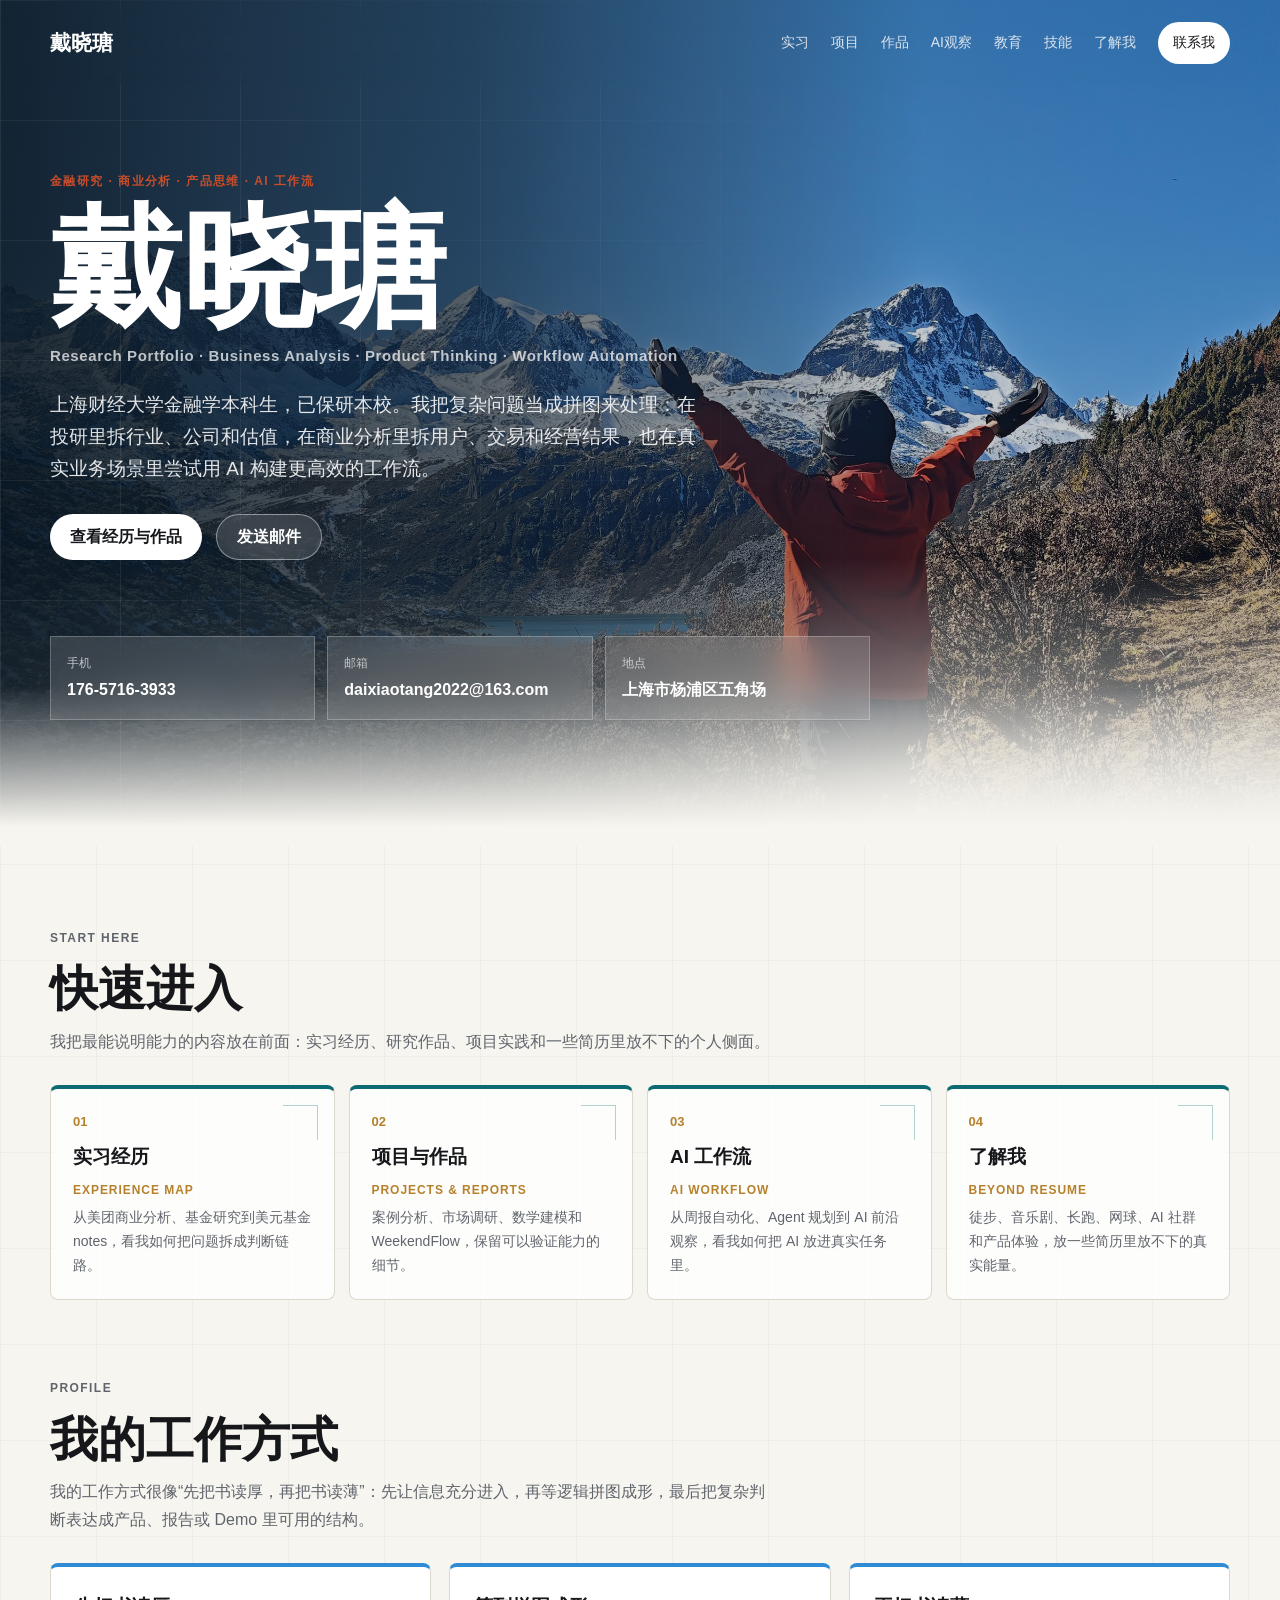
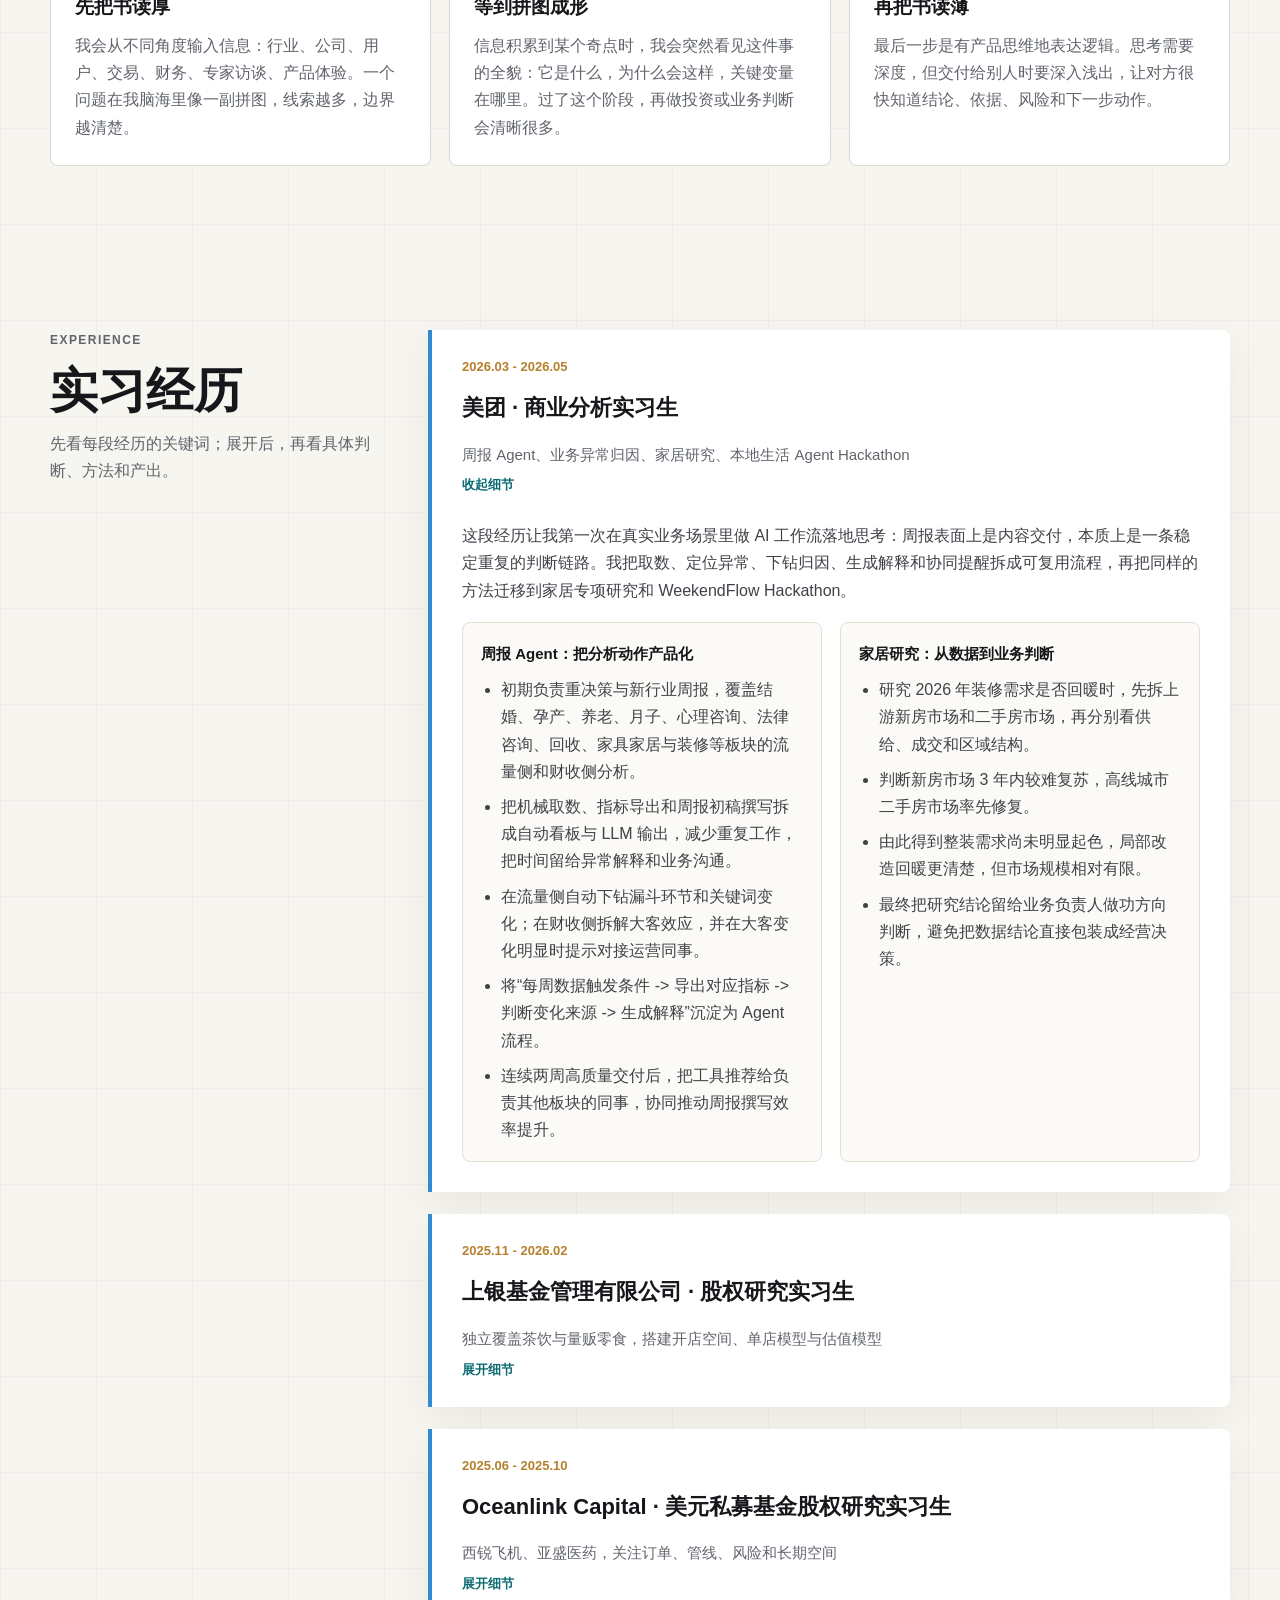
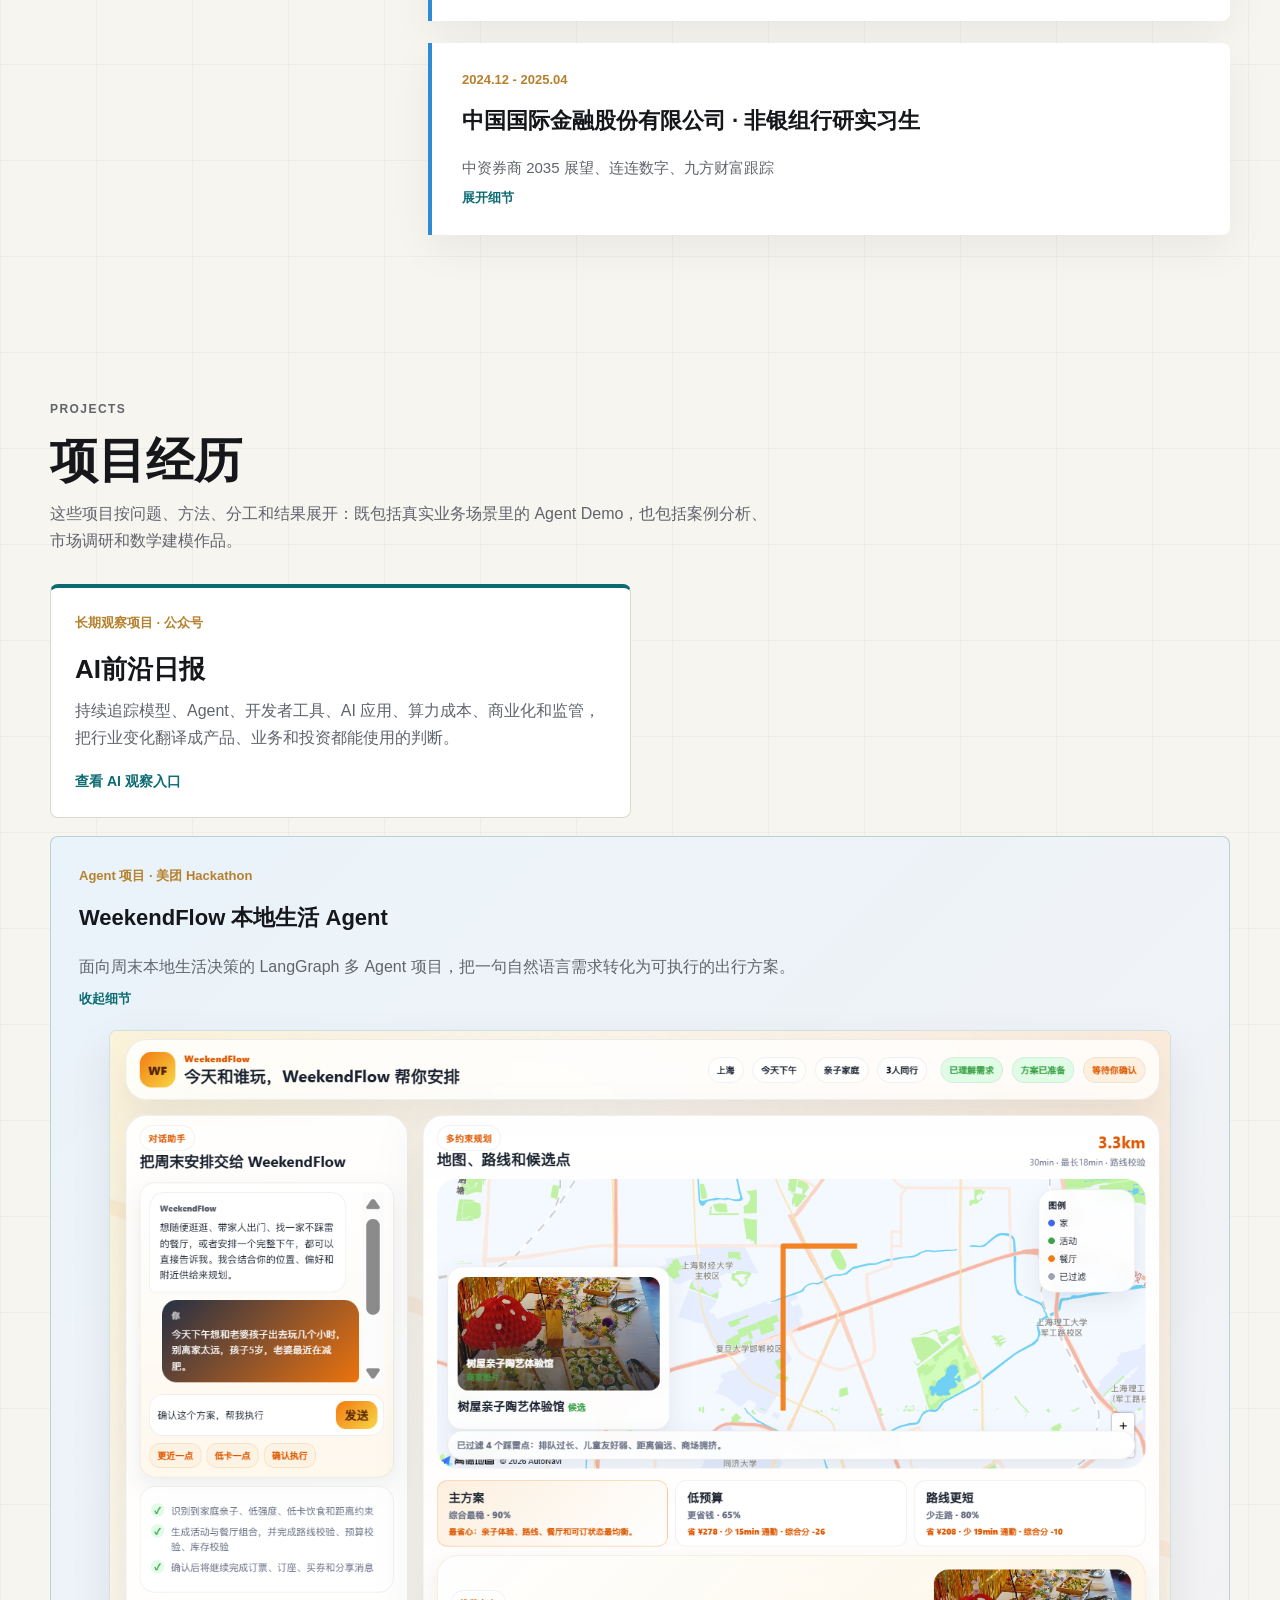
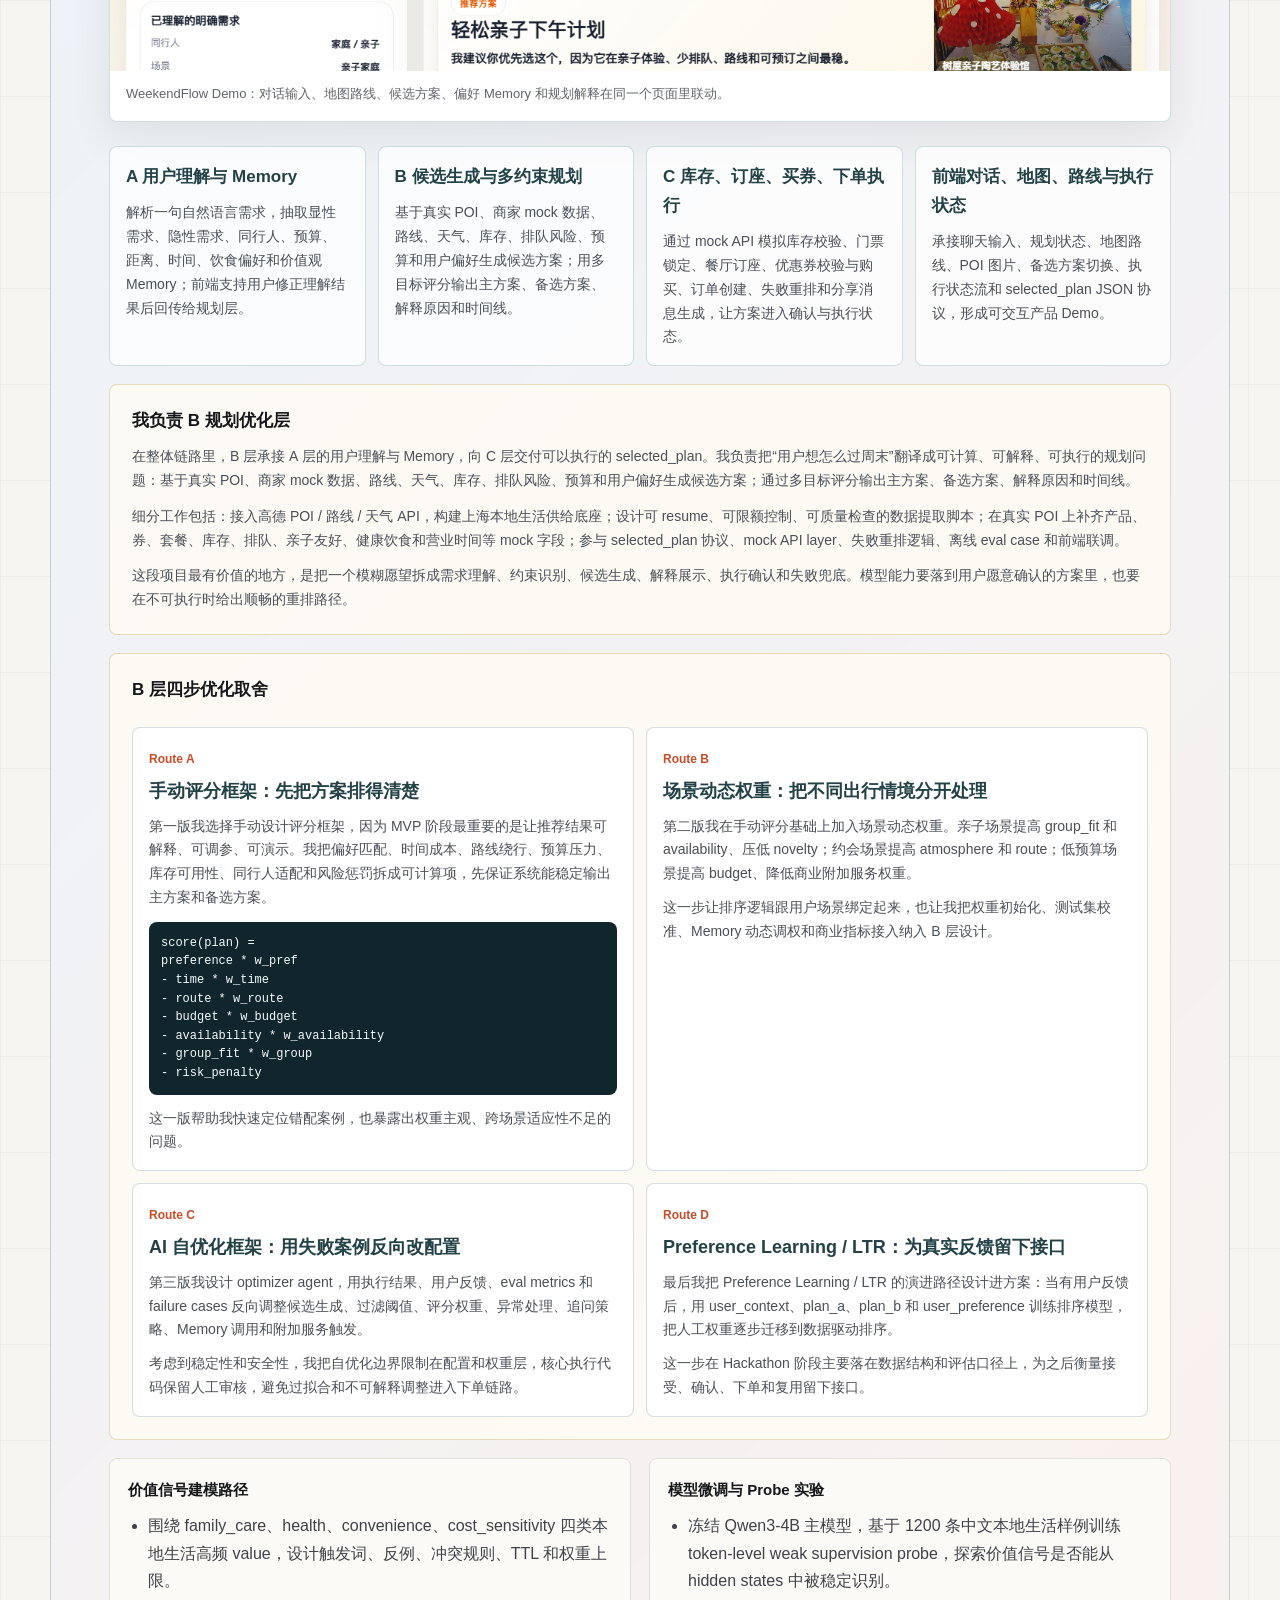
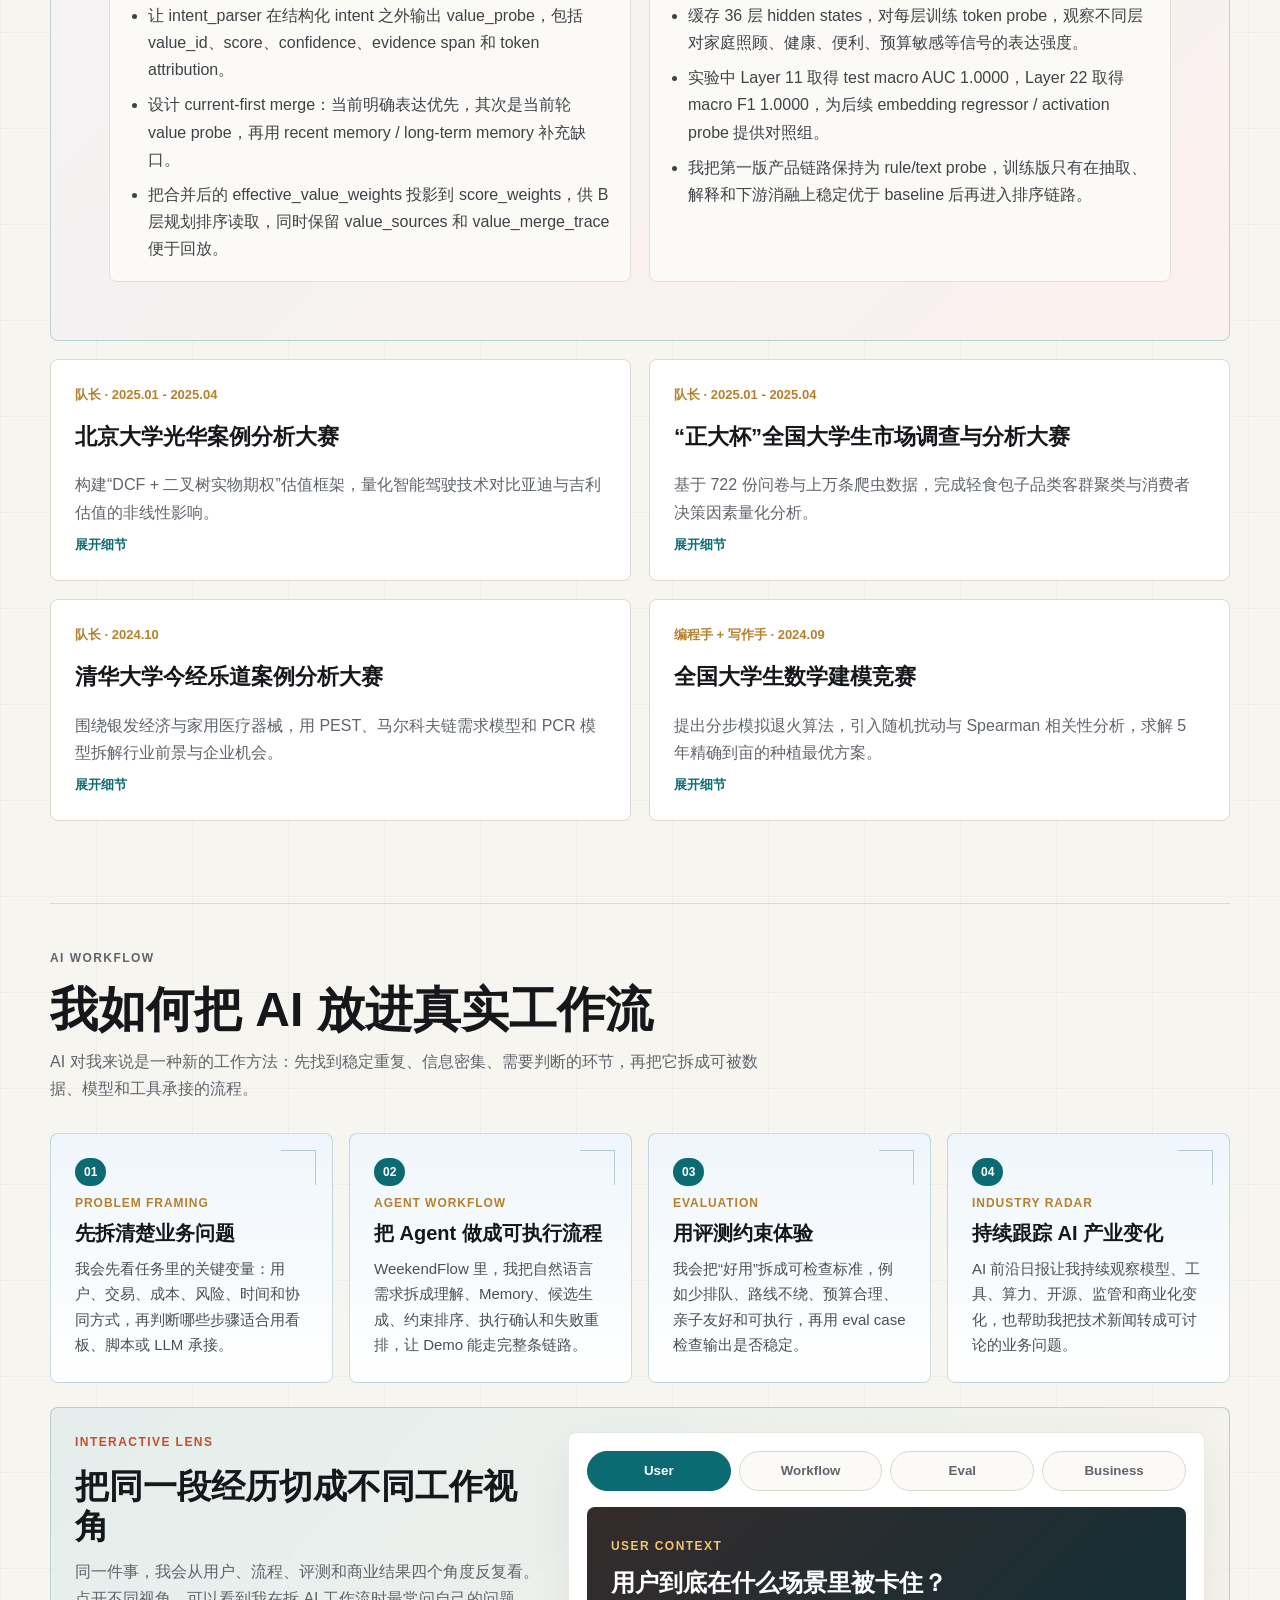
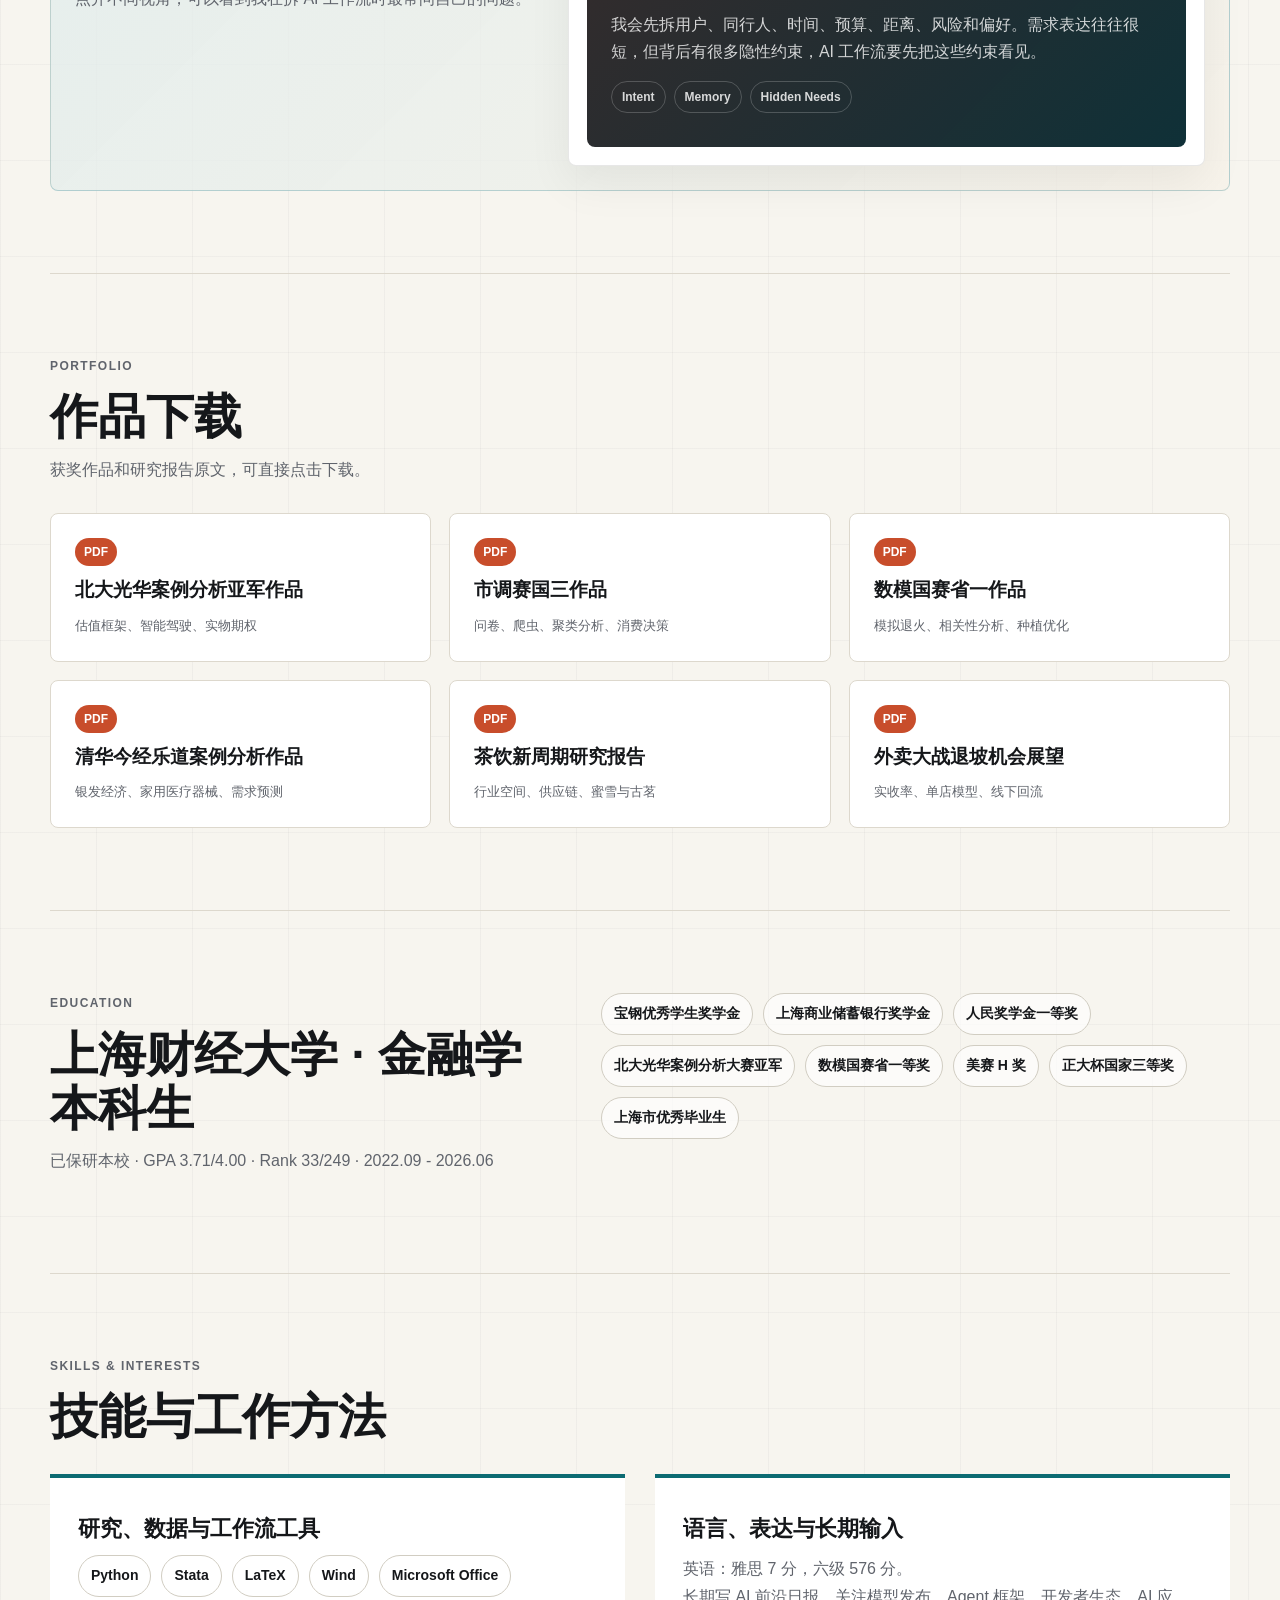
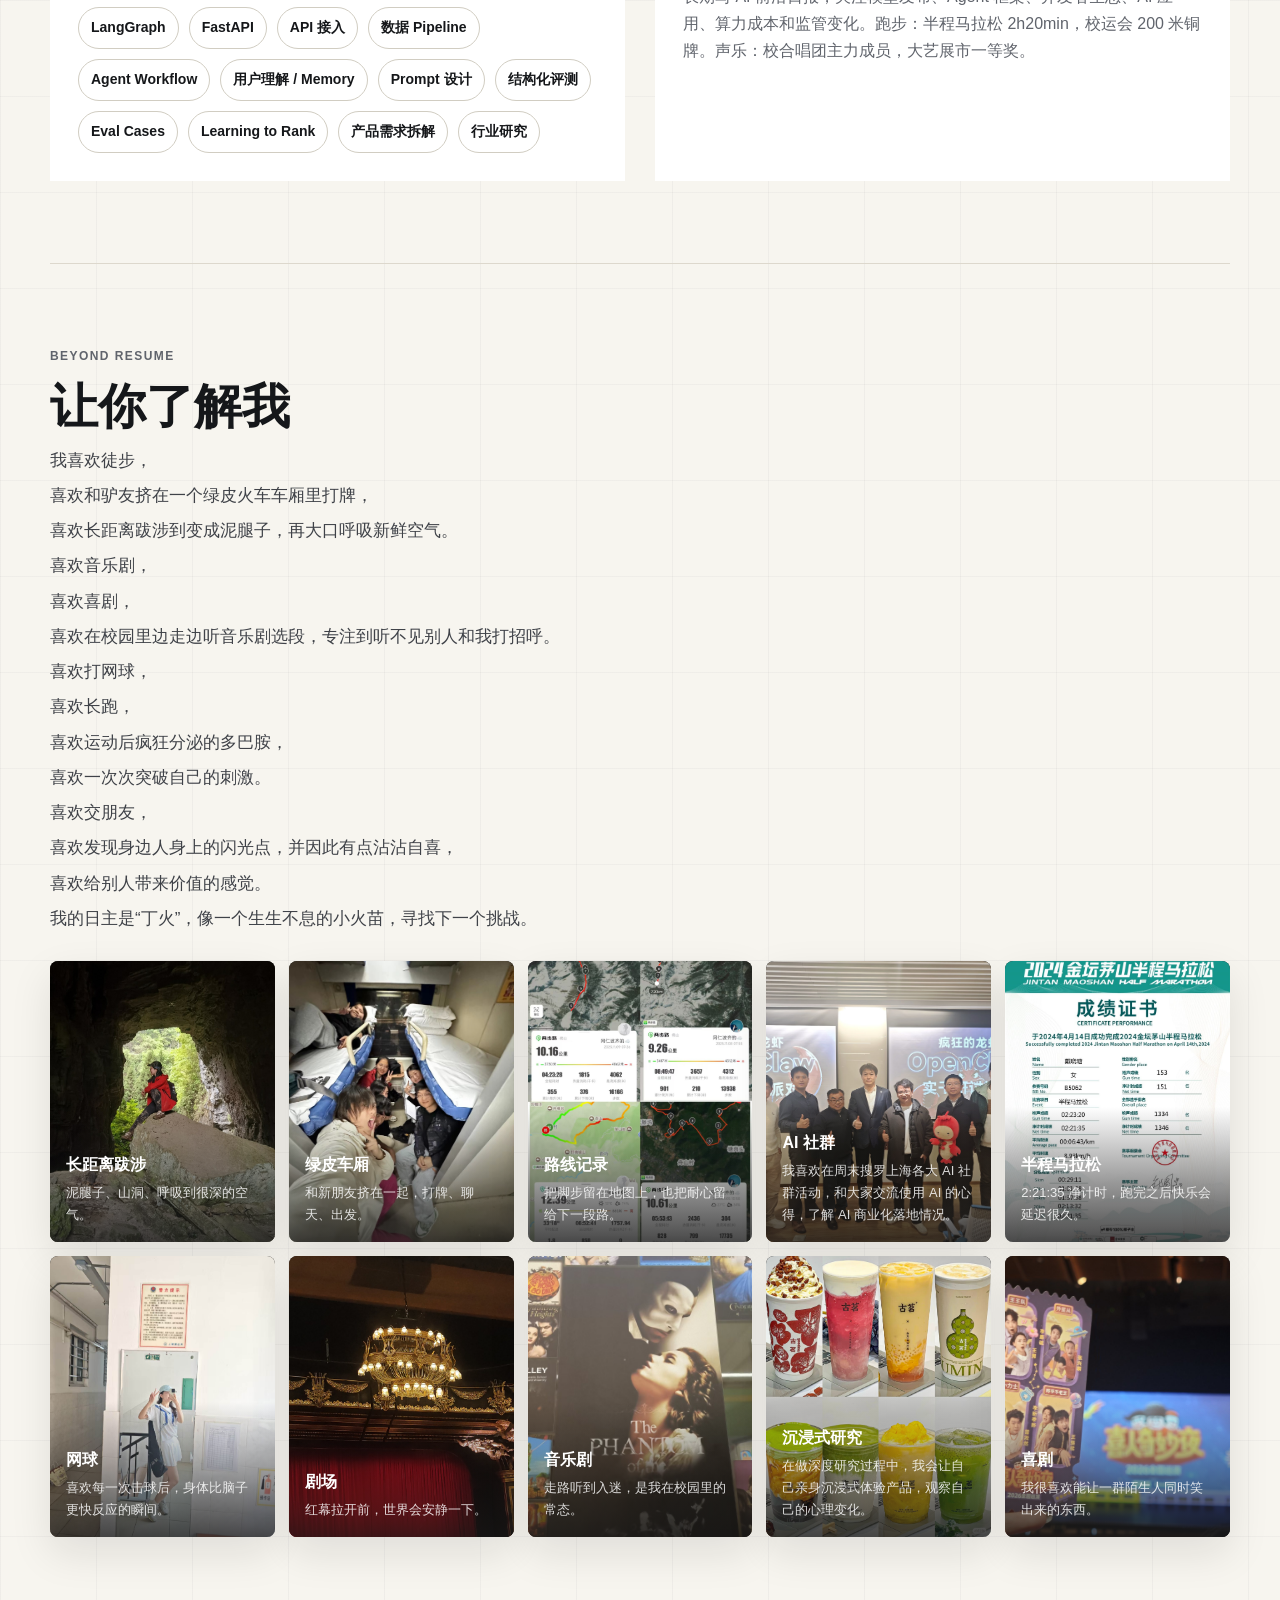
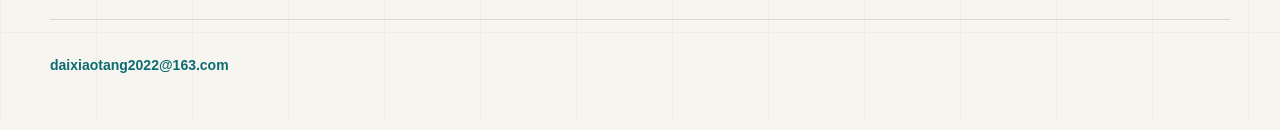
<file: index.html>
<!doctype html>
<html lang="zh-CN">
  <head>
    <meta charset="utf-8" />
    <meta name="viewport" content="width=device-width, initial-scale=1" />
    <title>戴晓瑭 | 个人作品集</title>
    <meta
      name="description"
      content="戴晓瑭的个人网站，收录实习经历、研究报告、项目作品、AI 工作流实践、AI 前沿日报和生活片段。"
    />
    <link rel="canonical" href="https://asteroid319.github.io/dai-xiaotang-portfolio/" />
    <meta property="og:type" content="website" />
    <meta property="og:title" content="戴晓瑭 | 个人作品集" />
    <meta
      property="og:description"
      content="实习经历、研究报告、项目作品、AI 工作流实践、AI 前沿日报和生活片段。"
    />
    <meta property="og:image" content="assets/hero-mountain-web.jpg" />
    <link rel="preload" as="image" href="assets/hero-mountain-web.jpg" />
    <link rel="stylesheet" href="styles.css?v=20260530j" />
  </head>
  <body>
    <div class="scroll-progress" aria-hidden="true"></div>
    <header class="site-header" id="top">
      <nav class="nav" aria-label="主导航">
        <a class="brand" href="#top" aria-label="返回顶部">戴晓瑭</a>
        <button class="nav-toggle" type="button" aria-label="打开导航" aria-expanded="false">
          <span></span>
          <span></span>
        </button>
        <div class="nav-links">
          <a href="#experience">实习</a>
          <a href="#projects">项目</a>
          <a href="#downloads">作品</a>
          <a href="ai-daily/">AI观察</a>
          <a href="#education">教育</a>
          <a href="#skills">技能</a>
          <a href="#life">了解我</a>
          <a class="nav-cta" href="mailto:daixiaotang2022@163.com">联系我</a>
        </div>
      </nav>

      <section class="hero" aria-label="个人介绍">
        <div class="hero-copy">
          <p class="eyebrow">金融研究 · 商业分析 · 产品思维 · AI 工作流</p>
          <h1>戴晓瑭</h1>
          <p class="hero-role">Research Portfolio · Business Analysis · Product Thinking · Workflow Automation</p>
          <p class="hero-subtitle">
            上海财经大学金融学本科生，已保研本校。我把复杂问题当成拼图来处理：在投研里拆行业、公司和估值，在商业分析里拆用户、交易和经营结果，也在真实业务场景里尝试用 AI 构建更高效的工作流。
          </p>
          <div class="hero-actions">
            <a class="primary-action" href="#experience">查看经历与作品</a>
            <a class="secondary-action" href="mailto:daixiaotang2022@163.com">发送邮件</a>
          </div>
        </div>
        <dl class="contact-strip" aria-label="联系方式">
          <div>
            <dt>手机</dt>
            <dd>176-5716-3933</dd>
          </div>
          <div>
            <dt>邮箱</dt>
            <dd>daixiaotang2022@163.com</dd>
          </div>
          <div>
            <dt>地点</dt>
            <dd>上海市杨浦区五角场</dd>
          </div>
        </dl>
      </section>
    </header>

    <main>
      <section class="section quick-entry" aria-labelledby="quick-entry-title">
        <div class="section-heading">
          <p class="eyebrow">Start Here</p>
          <h2 id="quick-entry-title">快速进入</h2>
          <p>我把最能说明能力的内容放在前面：实习经历、研究作品、项目实践和一些简历里放不下的个人侧面。</p>
        </div>
        <div class="quick-entry-grid">
          <a href="#experience">
            <span>01</span>
            <strong>实习经历</strong>
            <small>Experience Map</small>
            <p>从美团商业分析、基金研究到美元基金 notes，看我如何把问题拆成判断链路。</p>
          </a>
          <a href="#projects">
            <span>02</span>
            <strong>项目与作品</strong>
            <small>Projects & Reports</small>
            <p>案例分析、市场调研、数学建模和 WeekendFlow，保留可以验证能力的细节。</p>
          </a>
          <a href="#ai-product">
            <span>03</span>
            <strong>AI 工作流</strong>
            <small>AI Workflow</small>
            <p>从周报自动化、Agent 规划到 AI 前沿观察，看我如何把 AI 放进真实任务里。</p>
          </a>
          <a href="#life">
            <span>04</span>
            <strong>了解我</strong>
            <small>Beyond Resume</small>
            <p>徒步、音乐剧、长跑、网球、AI 社群和产品体验，放一些简历里放不下的真实能量。</p>
          </a>
        </div>
      </section>

      <section class="section intro-band" aria-labelledby="highlights-title">
        <div class="section-heading">
          <p class="eyebrow">Profile</p>
          <h2 id="highlights-title">我的工作方式</h2>
          <p>我的工作方式很像“先把书读厚，再把书读薄”：先让信息充分进入，再等逻辑拼图成形，最后把复杂判断表达成产品、报告或 Demo 里可用的结构。</p>
        </div>
        <div class="highlight-grid">
          <article>
            <strong>先把书读厚</strong>
            <p>我会从不同角度输入信息：行业、公司、用户、交易、财务、专家访谈、产品体验。一个问题在我脑海里像一副拼图，线索越多，边界越清楚。</p>
          </article>
          <article>
            <strong>等到拼图成形</strong>
            <p>信息积累到某个奇点时，我会突然看见这件事的全貌：它是什么，为什么会这样，关键变量在哪里。过了这个阶段，再做投资或业务判断会清晰很多。</p>
          </article>
          <article>
            <strong>再把书读薄</strong>
            <p>最后一步是有产品思维地表达逻辑。思考需要深度，但交付给别人时要深入浅出，让对方很快知道结论、依据、风险和下一步动作。</p>
          </article>
        </div>
      </section>

      <section class="section split" id="experience" aria-labelledby="experience-title">
        <div class="section-heading sticky-heading">
          <p class="eyebrow">Experience</p>
          <h2 id="experience-title">实习经历</h2>
          <p>先看每段经历的关键词；展开后，再看具体判断、方法和产出。</p>
        </div>
        <div class="story-list">
          <details class="story-card" open>
            <summary>
              <span class="story-date">2026.03 - 2026.05</span>
              <span class="story-title">美团 · 商业分析实习生</span>
              <span class="story-teaser">周报 Agent、业务异常归因、家居研究、本地生活 Agent Hackathon</span>
            </summary>
                <div class="story-body">
                  <p>
                    这段经历让我第一次在真实业务场景里做 AI 工作流落地思考：周报表面上是内容交付，本质上是一条稳定重复的判断链路。我把取数、定位异常、下钻归因、生成解释和协同提醒拆成可复用流程，再把同样的方法迁移到家居专项研究和 WeekendFlow Hackathon。
                  </p>
                  <div class="detail-grid">
                    <div>
                      <h4>周报 Agent：把分析动作产品化</h4>
                      <ul>
                        <li>初期负责重决策与新行业周报，覆盖结婚、孕产、养老、月子、心理咨询、法律咨询、回收、家具家居与装修等板块的流量侧和财收侧分析。</li>
                        <li>把机械取数、指标导出和周报初稿撰写拆成自动看板与 LLM 输出，减少重复工作，把时间留给异常解释和业务沟通。</li>
                        <li>在流量侧自动下钻漏斗环节和关键词变化；在财收侧拆解大客效应，并在大客变化明显时提示对接运营同事。</li>
                        <li>将“每周数据触发条件 -> 导出对应指标 -> 判断变化来源 -> 生成解释”沉淀为 Agent 流程。</li>
                        <li>连续两周高质量交付后，把工具推荐给负责其他板块的同事，协同推动周报撰写效率提升。</li>
                      </ul>
                    </div>
                    <div>
                      <h4>家居研究：从数据到业务判断</h4>
                      <ul>
                        <li>研究 2026 年装修需求是否回暖时，先拆上游新房市场和二手房市场，再分别看供给、成交和区域结构。</li>
                        <li>判断新房市场 3 年内较难复苏，高线城市二手房市场率先修复。</li>
                        <li>由此得到整装需求尚未明显起色，局部改造回暖更清楚，但市场规模相对有限。</li>
                        <li>最终把研究结论留给业务负责人做功方向判断，避免把数据结论直接包装成经营决策。</li>
                      </ul>
                    </div>
                  </div>
                </div>
          </details>

          <details class="story-card">
            <summary>
              <span class="story-date">2025.11 - 2026.02</span>
              <span class="story-title">上银基金管理有限公司 · 股权研究实习生</span>
              <span class="story-teaser">独立覆盖茶饮与量贩零食，搭建开店空间、单店模型与估值模型</span>
            </summary>
            <div class="story-body">
              <p>
                这段经历集中体现我从行业空间、竞争格局、供应链壁垒和单店模型出发，落到公司推荐和估值判断的研究能力。茶饮板块形成了两份可下载研究作品：一份完整覆盖行业新周期，一份跟踪外卖大战退坡后的机会变化。
              </p>
              <div class="detail-grid">
                <div>
                  <h4>茶饮研究框架</h4>
                  <ul>
                    <li>测算现制茶饮 2035 年 GMV 有望达到 6511.5 亿元，总门店数约 49.7 万家，结构性增量集中在大众、平价价格带和低线城市。</li>
                    <li>判断行业竞争要素从产品创新、营销投放转向供应链、运营效率和加盟体系，平价赛道格局最清晰，中端赛道进入“三剑客”效率竞争。</li>
                    <li>覆盖蜜雪冰城：低价大爆品、垂直整合供应链、低资金门槛加盟和雪王 IP 形成规模飞轮，测算国内主品牌仍有约 43.8% 开店空间。</li>
                    <li>覆盖古茗：区域加密、自建冷链、鲜果鲜奶、高频快反和咖啡 / 早餐第二曲线共同支撑成长，测算 2030 年门店接近 3 万家。</li>
                  </ul>
                </div>
                <div>
                  <h4>外卖大战退坡跟踪</h4>
                  <ul>
                    <li>从一杯奶茶拆解平台补贴、平台扣点、加盟商补贴和加盟商实收，判断补贴退坡后外卖实收率改善、消费者部分回流线下。</li>
                    <li>搭建加盟商视角单店模型，跟踪外卖 GMV 占比、外卖实收率、线下实收率、食材成本、人工、租金和回本周期。</li>
                    <li>判断 2026 年茶饮上市公司的核心胜负手是单店 GMV 和加盟体系健康度，重点关注供应链管控、线下运营能力、加盟商扶持和产品创新。</li>
                    <li>更新古茗 2026 战略：回归堂食、外卖价格倒挂修复、咖啡和早餐贡献增量，北方市场以稳健起量为主。</li>
                  </ul>
                </div>
              </div>
              <div class="story-downloads">
                <a class="project-download" href="assets/docs/tea-drinks-new-cycle-dai-xiaotang.pdf" download>下载茶饮新周期报告</a>
                <a class="project-download" href="assets/docs/tea-delivery-war-opportunity-dai-xiaotang.pdf" download>下载外卖大战跟踪</a>
              </div>
            </div>
          </details>

          <details class="story-card">
            <summary>
              <span class="story-date">2025.06 - 2025.10</span>
              <span class="story-title">Oceanlink Capital · 美元私募基金股权研究实习生</span>
              <span class="story-teaser">西锐飞机、亚盛医药，关注订单、管线、风险和长期空间</span>
            </summary>
            <div class="story-body">
              <div class="detail-grid investment-notes">
                <div>
                  <h4>西锐飞机</h4>
                  <ul>
                    <li><strong>核心判断：</strong>名人事故带来情绪杀估值，关键在于是否演化成产品质量事件。当前证据更偏向非设计缺陷。</li>
                    <li><strong>验证抓手：</strong>SR22T 是成熟机型；FAA / CAAC 未发布 AD，西锐未发布 SB / SL；ADS-B 航线和飞机传输数据未指向机械故障。</li>
                    <li><strong>订单侧：</strong>事故后新增订单和取消订单没有明显异常，说明需求端尚未受实质冲击。</li>
                    <li><strong>基本面：</strong>北美客户约 90%，市占率 30%+；储备订单约千架，2025 年交付预计 800-812 架；ASP 年提价 5%-10%，G7+ Safe Return 单机提价约 7 万美元。</li>
                    <li><strong>估值：</strong>2025 年收入增速约 15%，净利润增速约 25%、约 1.5 亿美元；当时约 15x，若事故风险出清且订单稳定，可向 20x 修复。</li>
                    <li><strong>跟踪点：</strong>NTSB 初步报告、AD / SB、22T 退订率、新增订单、SF50 产能爬坡。</li>
                  </ul>
                </div>
                <div>
                  <h4>亚盛医药</h4>
                  <ul>
                    <li><strong>核心判断：</strong>估值分歧主要在利沙托克拉 POS。市场若仍按 30%-50% POS 定价，临床进展顺利会带来较大重估空间。</li>
                    <li><strong>估值底：</strong>奥雷巴替尼国内峰值约 15 亿元人民币，3x PS 对应约 50 亿港币；海外授权武田后，美国 10 亿美元峰值、1.5x PS 约贡献 100 亿元人民币估值。</li>
                    <li><strong>弹性：</strong>利沙托克拉是全球第二、中国第一款 BCL-2 抑制剂，覆盖 CLL、AML、MDS；患者基数和适应症空间高于奥雷巴替尼所在 CML。</li>
                    <li><strong>临床重点：</strong>CLL 看 GLORA / GLORA2 向 1.5 线和一线推进；MDS 看三期入组、TP53 排除、血象稳定和耐受性。</li>
                    <li><strong>情景：</strong>保守底约 260-300 亿港币；第二管线 POS 上修后可看 400-500 亿港币；临床失败则回到 150-180 亿港币区间。</li>
                    <li><strong>跟踪点：</strong>MDS / CLL 数据、骨髓抑制和安全性、BD 条款、医保落地、治理折价。</li>
                  </ul>
                </div>
              </div>
            </div>
          </details>

          <details class="story-card">
            <summary>
              <span class="story-date">2024.12 - 2025.04</span>
              <span class="story-title">中国国际金融股份有限公司 · 非银组行研实习生</span>
              <span class="story-teaser">中资券商 2035 展望、连连数字、九方财富跟踪</span>
            </summary>
            <div class="story-body">
              <p>
                这段经历让我在宏观格局和公司跟踪之间切换：既能写长期展望，也能根据业绩和获客变化快速更新判断。
              </p>
              <div class="detail-grid">
                <div>
                  <h4>行业展望</h4>
                  <ul>
                    <li>参与中资券商 2035 年展望报告，构建三维对标矩阵衡量国内券商与国际投行差距。</li>
                    <li>结合企业并购、机构衍生品、居民财富 AUM 分层拆解需求，锚定业务扩容路径。</li>
                    <li>从综合化与差异化两条线判断行业格局，拆解未来业务增量来自哪里、由谁承接。</li>
                  </ul>
                </div>
                <div>
                  <h4>公司跟踪</h4>
                  <ul>
                    <li>跟踪连连数字，从跨境支付交易流水、费率和增值服务落实到收入变化。</li>
                    <li>跟踪九方财富，拆解以产品销售为核心的业务，并观察 MCN 模式下多平台大 V 直播视频获客。</li>
                    <li>根据业绩数据和经营指标调整估值，并撰写点评报告，把公司变化翻译成投资判断。</li>
                  </ul>
                </div>
              </div>
            </div>
          </details>
        </div>
      </section>

      <section class="section" id="projects" aria-labelledby="projects-title">
        <div class="section-heading">
          <p class="eyebrow">Projects</p>
          <h2 id="projects-title">项目经历</h2>
          <p>这些项目按问题、方法、分工和结果展开：既包括真实业务场景里的 Agent Demo，也包括案例分析、市场调研和数学建模作品。</p>
        </div>
        <div class="project-grid">
          <a class="project-card project-link-card" href="ai-daily/">
            <span>长期观察项目 · 公众号</span>
            <h3>AI前沿日报</h3>
            <p>持续追踪模型、Agent、开发者工具、AI 应用、算力成本、商业化和监管，把行业变化翻译成产品、业务和投资都能使用的判断。</p>
            <strong>查看 AI 观察入口</strong>
          </a>
          <details class="project-card feature-project" open>
            <summary>
              <span>Agent 项目 · 美团 Hackathon</span>
              <h3>WeekendFlow 本地生活 Agent</h3>
              <p>
                面向周末本地生活决策的 LangGraph 多 Agent 项目，把一句自然语言需求转化为可执行的出行方案。
              </p>
            </summary>
            <div class="project-expanded">
              <figure class="product-shot">
                <img src="assets/weekendflow-planning.png" alt="WeekendFlow 产品界面截图，包含对话、地图、候选方案和偏好 Memory" />
                <figcaption>WeekendFlow Demo：对话输入、地图路线、候选方案、偏好 Memory 和规划解释在同一个页面里联动。</figcaption>
              </figure>

              <div class="module-grid" aria-label="WeekendFlow 系统结构">
                <article>
                  <h4>A 用户理解与 Memory</h4>
                  <p>解析一句自然语言需求，抽取显性需求、隐性需求、同行人、预算、距离、时间、饮食偏好和价值观 Memory；前端支持用户修正理解结果后回传给规划层。</p>
                </article>
                <article>
                  <h4>B 候选生成与多约束规划</h4>
                  <p>基于真实 POI、商家 mock 数据、路线、天气、库存、排队风险、预算和用户偏好生成候选方案；用多目标评分输出主方案、备选方案、解释原因和时间线。</p>
                </article>
                <article>
                  <h4>C 库存、订座、买券、下单执行</h4>
                  <p>通过 mock API 模拟库存校验、门票锁定、餐厅订座、优惠券校验与购买、订单创建、失败重排和分享消息生成，让方案进入确认与执行状态。</p>
                </article>
                <article>
                  <h4>前端对话、地图、路线与执行状态</h4>
                  <p>承接聊天输入、规划状态、地图路线、POI 图片、备选方案切换、执行状态流和 selected_plan JSON 协议，形成可交互产品 Demo。</p>
                </article>
              </div>

              <div class="role-block">
                <h4>我负责 B 规划优化层</h4>
                <p>
                  在整体链路里，B 层承接 A 层的用户理解与 Memory，向 C 层交付可以执行的 selected_plan。我负责把“用户想怎么过周末”翻译成可计算、可解释、可执行的规划问题：基于真实 POI、商家 mock 数据、路线、天气、库存、排队风险、预算和用户偏好生成候选方案；通过多目标评分输出主方案、备选方案、解释原因和时间线。
                </p>
                <p>
                  细分工作包括：接入高德 POI / 路线 / 天气 API，构建上海本地生活供给底座；设计可 resume、可限额控制、可质量检查的数据提取脚本；在真实 POI 上补齐产品、券、套餐、库存、排队、亲子友好、健康饮食和营业时间等 mock 字段；参与 selected_plan 协议、mock API layer、失败重排逻辑、离线 eval case 和前端联调。
                </p>
                <p>
                  这段项目最有价值的地方，是把一个模糊愿望拆成需求理解、约束识别、候选生成、解释展示、执行确认和失败兜底。模型能力要落到用户愿意确认的方案里，也要在不可执行时给出顺畅的重排路径。
                </p>
              </div>

              <div class="optimizer-section">
                <h4>B 层四步优化取舍</h4>
                <div class="optimizer-grid">
                  <article>
                    <span>Route A</span>
                    <h5>手动评分框架：先把方案排得清楚</h5>
                    <p>第一版我选择手动设计评分框架，因为 MVP 阶段最重要的是让推荐结果可解释、可调参、可演示。我把偏好匹配、时间成本、路线绕行、预算压力、库存可用性、同行人适配和风险惩罚拆成可计算项，先保证系统能稳定输出主方案和备选方案。</p>
                    <pre><code>score(plan) =
preference * w_pref
- time * w_time
- route * w_route
- budget * w_budget
- availability * w_availability
- group_fit * w_group
- risk_penalty</code></pre>
                    <p>这一版帮助我快速定位错配案例，也暴露出权重主观、跨场景适应性不足的问题。</p>
                  </article>
                  <article>
                    <span>Route B</span>
                    <h5>场景动态权重：把不同出行情境分开处理</h5>
                    <p>第二版我在手动评分基础上加入场景动态权重。亲子场景提高 group_fit 和 availability、压低 novelty；约会场景提高 atmosphere 和 route；低预算场景提高 budget、降低商业附加服务权重。</p>
                    <p>这一步让排序逻辑跟用户场景绑定起来，也让我把权重初始化、测试集校准、Memory 动态调权和商业指标接入纳入 B 层设计。</p>
                  </article>
                  <article>
                    <span>Route C</span>
                    <h5>AI 自优化框架：用失败案例反向改配置</h5>
                    <p>第三版我设计 optimizer agent，用执行结果、用户反馈、eval metrics 和 failure cases 反向调整候选生成、过滤阈值、评分权重、异常处理、追问策略、Memory 调用和附加服务触发。</p>
                    <p>考虑到稳定性和安全性，我把自优化边界限制在配置和权重层，核心执行代码保留人工审核，避免过拟合和不可解释调整进入下单链路。</p>
                  </article>
                  <article>
                    <span>Route D</span>
                    <h5>Preference Learning / LTR：为真实反馈留下接口</h5>
                    <p>最后我把 Preference Learning / LTR 的演进路径设计进方案：当有用户反馈后，用 user_context、plan_a、plan_b 和 user_preference 训练排序模型，把人工权重逐步迁移到数据驱动排序。</p>
                    <p>这一步在 Hackathon 阶段主要落在数据结构和评估口径上，为之后衡量接受、确认、下单和复用留下接口。</p>
                  </article>
                </div>
              </div>

              <div class="detail-grid">
                <div>
                  <h4>价值信号建模路径</h4>
                  <ul>
                    <li>围绕 family_care、health、convenience、cost_sensitivity 四类本地生活高频 value，设计触发词、反例、冲突规则、TTL 和权重上限。</li>
                    <li>让 intent_parser 在结构化 intent 之外输出 value_probe，包括 value_id、score、confidence、evidence span 和 token attribution。</li>
                    <li>设计 current-first merge：当前明确表达优先，其次是当前轮 value probe，再用 recent memory / long-term memory 补充缺口。</li>
                    <li>把合并后的 effective_value_weights 投影到 score_weights，供 B 层规划排序读取，同时保留 value_sources 和 value_merge_trace 便于回放。</li>
                  </ul>
                </div>
                <div>
                  <h4>模型微调与 Probe 实验</h4>
                  <ul>
                    <li>冻结 Qwen3-4B 主模型，基于 1200 条中文本地生活样例训练 token-level weak supervision probe，探索价值信号是否能从 hidden states 中被稳定识别。</li>
                    <li>缓存 36 层 hidden states，对每层训练 token probe，观察不同层对家庭照顾、健康、便利、预算敏感等信号的表达强度。</li>
                    <li>实验中 Layer 11 取得 test macro AUC 1.0000，Layer 22 取得 macro F1 1.0000，为后续 embedding regressor / activation probe 提供对照组。</li>
                    <li>我把第一版产品链路保持为 rule/text probe，训练版只有在抽取、解释和下游消融上稳定优于 baseline 后再进入排序链路。</li>
                  </ul>
                </div>
              </div>
            </div>
          </details>

          <details class="project-card">
            <summary>
              <span>队长 · 2025.01 - 2025.04</span>
              <h3>北京大学光华案例分析大赛</h3>
              <p>构建“DCF + 二叉树实物期权”估值框架，量化智能驾驶技术对比亚迪与吉利估值的非线性影响。</p>
            </summary>
            <div class="project-expanded">
              <p>这份亚军作品以比亚迪和吉利为研究对象，讨论智能驾驶技术如何改变车企的竞争壁垒、财务指标和长期估值。报告先从行业渗透率、政策、供需和用户反馈切入，再拆解两家公司在技术路线、供应链、成本控制和品牌结构上的差异。</p>
              <div class="detail-grid">
                <div>
                  <h4>方法亮点</h4>
                  <ul>
                    <li>把智能驾驶影响拆成研发成本、生产成本、价格溢价和销量增长四条路径。</li>
                    <li>用 DCF 预测企业自由现金流，并用二叉树实物期权刻画技术突破和商业化延迟下的估值弹性。</li>
                    <li>通过蒙特卡洛模拟生成市场演化路径，把技术不确定性转成可讨论的增长期权价值。</li>
                  </ul>
                </div>
                <div>
                  <h4>作品价值</h4>
                  <ul>
                    <li>把非财务变量量化进估值模型，展示技术变量如何进入投资判断。</li>
                    <li>比亚迪侧重全栈自研、成本控制和智驾普及，吉利侧重多品牌、高端化和技术溢价。</li>
                    <li>最终形成“基本面分析 + 技术路径 + 财务预测 + 情景估值”的完整投资研究框架。</li>
                  </ul>
                </div>
              </div>
              <a class="project-download" href="assets/docs/pku-guanghua-case.pdf" download>下载获奖作品 PDF</a>
            </div>
          </details>

          <details class="project-card">
            <summary>
              <span>队长 · 2025.01 - 2025.04</span>
              <h3>“正大杯”全国大学生市场调查与分析大赛</h3>
              <p>基于 722 份问卷与上万条爬虫数据，完成轻食包子品类客群聚类与消费者决策因素量化分析。</p>
            </summary>
            <div class="project-expanded">
              <p>这份国三作品聚焦轻食面点，具体落到“轻食包子”品类。研究从市场规模上升、行业标准不足和消费者信任缺口切入，用问卷、访谈、爬虫和文本挖掘建立数据底座，再用多模型验证购买决策因素。</p>
              <div class="detail-grid">
                <div>
                  <h4>数据与模型</h4>
                  <ul>
                    <li>发放 1000 份问卷，有效回收 722 份；预调查回收 189 份，用于修正问卷结构。</li>
                    <li>爬取京东评论 4401 条、小红书相关帖子 5000 条，结合访谈补充 B 端与 C 端视角。</li>
                    <li>使用 SEM、KANO、Logit、灰色关联分析和 SWOT 交乘矩阵，分别验证购买意愿、产品功能优先级、细分人群差异和营销策略强度。</li>
                  </ul>
                </div>
                <div>
                  <h4>关键结论</h4>
                  <ul>
                    <li>SEM 显示产品差异化、渠道设计、营销策略和价格设计显著影响购买意愿，便捷性路径不显著。</li>
                    <li>消费者画像分为健康追求型、口感追求型、快捷便利型和价格敏感型，需求分别对应低脂高蛋白、好吃、即食体验和性价比。</li>
                    <li>营销建议聚焦短视频推广、直播带货和线上线下融合，用透明厨房、营养师解读、真实用户故事降低“伪健康”疑虑。</li>
                  </ul>
                </div>
              </div>
              <a class="project-download" href="assets/docs/market-research-competition.pdf" download>下载获奖作品 PDF</a>
            </div>
          </details>

          <details class="project-card">
            <summary>
              <span>队长 · 2024.10</span>
              <h3>清华大学今经乐道案例分析大赛</h3>
              <p>围绕银发经济与家用医疗器械，用 PEST、马尔科夫链需求模型和 PCR 模型拆解行业前景与企业机会。</p>
            </summary>
            <div class="project-expanded">
              <p>这份作品聚焦银发经济机遇下的家用医疗器械发展路径。报告先从中国老龄化、居家养老和健康管理需求切入，再把宏观趋势落到血压计、血糖仪、呼吸机等家用医疗设备需求，最后用鱼跃医疗案例验证行业策略。</p>
              <div class="detail-grid">
                <div>
                  <h4>建模与研究方法</h4>
                  <ul>
                    <li>用 PEST 分析政策、经济、社会和技术环境，判断居家养老主流化会带动家用医疗器械扩容。</li>
                    <li>建立逻辑回归与贝叶斯马尔科夫状态转移模型，结合蒙特卡洛模拟预测 2024-2030 年老年群体慢性病和设备需求。</li>
                    <li>测算血压计、血糖仪、呼吸机年均需求增长率分别为 7.82%、12.89%、26.64%，模型 Accuracy 为 0.82、F1 Score 为 0.76、AUC 约 0.78。</li>
                    <li>使用 HHI 和 Moran's I 分析产业空间集聚，再用 PCR 模型处理多重共线性，识别市场规模的关键影响因素。</li>
                  </ul>
                </div>
                <div>
                  <h4>关键结论与案例</h4>
                  <ul>
                    <li>银发经济具备涉及行业广、市场容量大、可预见性强三大特点，家用医疗器械是居家养老场景下的高确定性方向。</li>
                    <li>报告提出创新能力不足、信息不对称、市场供需错配三大痛点，并给出校企合作、适老化设计、大数据平台、社区科普和差异化定价等策略。</li>
                    <li>PCR 结果显示卫生费用支出占比、老年抚养比、新增上市创新医疗器械数量对市场规模有正向作用，贸易差额带来负向压力。</li>
                    <li>鱼跃医疗案例展示家庭健康云平台、上海交大校企合作、适老化产品、公益交流和服务体系建设如何回应行业痛点。</li>
                  </ul>
                </div>
              </div>
              <a class="project-download" href="assets/docs/tsinghua-aging-healthcare-case.pdf" download>下载获奖作品 PDF</a>
            </div>
          </details>

          <details class="project-card">
            <summary>
              <span>编程手 + 写作手 · 2024.09</span>
              <h3>全国大学生数学建模竞赛</h3>
              <p>提出分步模拟退火算法，引入随机扰动与 Spearman 相关性分析，求解 5 年精确到亩的种植最优方案。</p>
            </summary>
            <div class="project-expanded">
              <p>这份省一作品处理乡村农作物种植策略优化问题，目标是在 2024-2030 年间给出分地块、分作物、分年份的种植方案。模型既要追求利润最大化，也要满足作物轮作、地块类型、销售需求、成本变化和管理便利等现实约束。</p>
              <div class="detail-grid">
                <div>
                  <h4>建模路径</h4>
                  <ul>
                    <li>先把地块、作物、产量、售价、成本和需求量整理成可迭代的决策变量与约束矩阵。</li>
                    <li>采用分步模拟退火算法，把大规模组合优化拆成更容易搜索的局部优化问题。</li>
                    <li>在不确定情境中引入随机扰动，并用 Spearman 相关性分析刻画作物价格、需求与替代关系。</li>
                  </ul>
                </div>
                <div>
                  <h4>作品价值</h4>
                  <ul>
                    <li>将抽象优化模型逐步贴近真实农业经营场景，兼顾收益、轮作和执行管理。</li>
                    <li>输出 2024-2030 年逐年方案，并把结果写入 Excel，方便检查每块地的种植安排。</li>
                    <li>展示我在复杂约束下设计算法、写代码求解和把模型结果讲清楚的能力。</li>
                  </ul>
                </div>
              </div>
              <a class="project-download" href="assets/docs/math-modeling-contest.pdf" download>下载获奖作品 PDF</a>
            </div>
          </details>
        </div>
      </section>

      <section class="section ai-product-section" id="ai-product" aria-labelledby="ai-product-title">
        <div class="section-heading">
          <p class="eyebrow">AI Workflow</p>
          <h2 id="ai-product-title">我如何把 AI 放进真实工作流</h2>
          <p>AI 对我来说是一种新的工作方法：先找到稳定重复、信息密集、需要判断的环节，再把它拆成可被数据、模型和工具承接的流程。</p>
        </div>
        <div class="ai-product-grid">
          <article>
            <span>01</span>
            <small>Problem Framing</small>
            <h3>先拆清楚业务问题</h3>
            <p>我会先看任务里的关键变量：用户、交易、成本、风险、时间和协同方式，再判断哪些步骤适合用看板、脚本或 LLM 承接。</p>
          </article>
          <article>
            <span>02</span>
            <small>Agent Workflow</small>
            <h3>把 Agent 做成可执行流程</h3>
            <p>WeekendFlow 里，我把自然语言需求拆成理解、Memory、候选生成、约束排序、执行确认和失败重排，让 Demo 能走完整条链路。</p>
          </article>
          <article>
            <span>03</span>
            <small>Evaluation</small>
            <h3>用评测约束体验</h3>
            <p>我会把“好用”拆成可检查标准，例如少排队、路线不绕、预算合理、亲子友好和可执行，再用 eval case 检查输出是否稳定。</p>
          </article>
          <article>
            <span>04</span>
            <small>Industry Radar</small>
            <h3>持续跟踪 AI 产业变化</h3>
            <p>AI 前沿日报让我持续观察模型、工具、算力、开源、监管和商业化变化，也帮助我把技术新闻转成可讨论的业务问题。</p>
          </article>
        </div>
        <div class="lens-lab" aria-label="AI 工作流视角切换">
          <div class="lens-lab-copy">
            <p class="eyebrow">Interactive Lens</p>
            <h3>把同一段经历切成不同工作视角</h3>
            <p>同一件事，我会从用户、流程、评测和商业结果四个角度反复看。点开不同视角，可以看到我在拆 AI 工作流时最常问自己的问题。</p>
          </div>
          <div class="lens-lab-panel">
            <div class="lens-tabs" role="tablist" aria-label="AI 工作流视角">
              <button class="lens-tab is-active" type="button" data-lens="user">User</button>
              <button class="lens-tab" type="button" data-lens="workflow">Workflow</button>
              <button class="lens-tab" type="button" data-lens="eval">Eval</button>
              <button class="lens-tab" type="button" data-lens="business">Business</button>
            </div>
            <article class="lens-output" aria-live="polite">
              <span data-lens-kicker>User Context</span>
              <h4 data-lens-title>用户到底在什么场景里被卡住？</h4>
              <p data-lens-body>我会先拆用户、同行人、时间、预算、距离、风险和偏好。需求表达往往很短，但背后有很多隐性约束，AI 工作流要先把这些约束看见。</p>
              <ul data-lens-tags>
                <li>Intent</li>
                <li>Memory</li>
                <li>Hidden Needs</li>
              </ul>
            </article>
          </div>
        </div>
      </section>

      <section class="section downloads-section" id="downloads" aria-labelledby="downloads-title">
        <div class="section-heading">
          <p class="eyebrow">Portfolio</p>
          <h2 id="downloads-title">作品下载</h2>
          <p>获奖作品和研究报告原文，可直接点击下载。</p>
        </div>
        <div class="download-grid">
          <a href="assets/docs/pku-guanghua-case.pdf" download>
            <span>PDF</span>
            <strong>北大光华案例分析亚军作品</strong>
            <small>估值框架、智能驾驶、实物期权</small>
          </a>
          <a href="assets/docs/market-research-competition.pdf" download>
            <span>PDF</span>
            <strong>市调赛国三作品</strong>
            <small>问卷、爬虫、聚类分析、消费决策</small>
          </a>
          <a href="assets/docs/math-modeling-contest.pdf" download>
            <span>PDF</span>
            <strong>数模国赛省一作品</strong>
            <small>模拟退火、相关性分析、种植优化</small>
          </a>
          <a href="assets/docs/tsinghua-aging-healthcare-case.pdf" download>
            <span>PDF</span>
            <strong>清华今经乐道案例分析作品</strong>
            <small>银发经济、家用医疗器械、需求预测</small>
          </a>
          <a href="assets/docs/tea-drinks-new-cycle-dai-xiaotang.pdf" download>
            <span>PDF</span>
            <strong>茶饮新周期研究报告</strong>
            <small>行业空间、供应链、蜜雪与古茗</small>
          </a>
          <a href="assets/docs/tea-delivery-war-opportunity-dai-xiaotang.pdf" download>
            <span>PDF</span>
            <strong>外卖大战退坡机会展望</strong>
            <small>实收率、单店模型、线下回流</small>
          </a>
        </div>
      </section>

      <section class="section education-band" id="education" aria-labelledby="education-title">
        <div>
          <p class="eyebrow">Education</p>
          <h2 id="education-title">上海财经大学 · 金融学本科生</h2>
          <p>已保研本校 · GPA 3.71/4.00 · Rank 33/249 · 2022.09 - 2026.06</p>
        </div>
        <div class="honor-list" aria-label="荣誉奖项">
          <span>宝钢优秀学生奖学金</span>
          <span>上海商业储蓄银行奖学金</span>
          <span>人民奖学金一等奖</span>
          <span>北大光华案例分析大赛亚军</span>
          <span>数模国赛省一等奖</span>
          <span>美赛 H 奖</span>
          <span>正大杯国家三等奖</span>
          <span>上海市优秀毕业生</span>
        </div>
      </section>

      <section class="section skills-section" id="skills" aria-labelledby="skills-title">
        <div class="section-heading">
          <p class="eyebrow">Skills & Interests</p>
          <h2 id="skills-title">技能与工作方法</h2>
        </div>
        <div class="skills-layout">
          <div>
            <h3>研究、数据与工作流工具</h3>
            <div class="tag-cloud">
              <span>Python</span>
              <span>Stata</span>
              <span>LaTeX</span>
              <span>Wind</span>
              <span>Microsoft Office</span>
              <span>LangGraph</span>
              <span>FastAPI</span>
              <span>API 接入</span>
              <span>数据 Pipeline</span>
              <span>Agent Workflow</span>
              <span>用户理解 / Memory</span>
              <span>Prompt 设计</span>
              <span>结构化评测</span>
              <span>Eval Cases</span>
              <span>Learning to Rank</span>
              <span>产品需求拆解</span>
              <span>行业研究</span>
            </div>
          </div>
          <div>
            <h3>语言、表达与长期输入</h3>
            <p>英语：雅思 7 分，六级 576 分。</p>
            <p>长期写 AI 前沿日报，关注模型发布、Agent 框架、开发者生态、AI 应用、算力成本和监管变化。跑步：半程马拉松 2h20min，校运会 200 米铜牌。声乐：校合唱团主力成员，大艺展市一等奖。</p>
          </div>
        </div>
      </section>

      <section class="section life-section" id="life" aria-labelledby="life-title">
        <div class="life-heading">
          <div>
            <p class="eyebrow">Beyond Resume</p>
            <h2 id="life-title">让你了解我</h2>
            <div class="life-poem">
              <span>我喜欢徒步，</span>
              <span>喜欢和驴友挤在一个绿皮火车车厢里打牌，</span>
              <span>喜欢长距离跋涉到变成泥腿子，再大口呼吸新鲜空气。</span>
              <span>喜欢音乐剧，</span>
              <span>喜欢喜剧，</span>
              <span>喜欢在校园里边走边听音乐剧选段，专注到听不见别人和我打招呼。</span>
              <span>喜欢打网球，</span>
              <span>喜欢长跑，</span>
              <span>喜欢运动后疯狂分泌的多巴胺，</span>
              <span>喜欢一次次突破自己的刺激。</span>
              <span>喜欢交朋友，</span>
              <span>喜欢发现身边人身上的闪光点，并因此有点沾沾自喜，</span>
              <span>喜欢给别人带来价值的感觉。</span>
              <span>我的日主是“丁火”，像一个生生不息的小火苗，寻找下一个挑战。</span>
            </div>
          </div>
        </div>

        <div class="life-gallery" aria-label="生活照片">
          <figure class="life-card">
            <img src="assets/life/cave-hike.jpg" alt="徒步时坐在山洞口的照片" loading="lazy" />
            <figcaption>
              <strong>长距离跋涉</strong>
              <span>泥腿子、山洞、呼吸到很深的空气。</span>
            </figcaption>
          </figure>
          <figure class="life-card">
            <img src="assets/life/train-friends.jpg" alt="和驴友在绿皮火车卧铺车厢里的合照" loading="lazy" />
            <figcaption>
              <strong>绿皮车厢</strong>
              <span>和新朋友挤在一起，打牌、聊天、出发。</span>
            </figcaption>
          </figure>
          <figure class="life-card">
            <img src="assets/life/hiking-routes.jpg" alt="徒步轨迹和爬升记录拼图" loading="lazy" />
            <figcaption>
              <strong>路线记录</strong>
              <span>把脚步留在地图上，也把耐心留给下一段路。</span>
            </figcaption>
          </figure>
          <figure class="life-card">
            <img src="assets/life/ai-community.jpg" alt="上海 AI 社群活动合影" loading="lazy" />
            <figcaption>
              <strong>AI 社群</strong>
              <span>我喜欢在周末搜罗上海各大 AI 社群活动，和大家交流使用 AI 的心得，了解 AI 商业化落地情况。</span>
            </figcaption>
          </figure>
          <figure class="life-card">
            <img src="assets/life/half-marathon.jpg" alt="2024 金坛茅山半程马拉松成绩证书" loading="lazy" />
            <figcaption>
              <strong>半程马拉松</strong>
              <span>2:21:35 净计时，跑完之后快乐会延迟很久。</span>
            </figcaption>
          </figure>
          <figure class="life-card">
            <img src="assets/life/tennis.jpg" alt="穿网球服拿球拍的镜中自拍" loading="lazy" />
            <figcaption>
              <strong>网球</strong>
              <span>喜欢每一次击球后，身体比脑子更快反应的瞬间。</span>
            </figcaption>
          </figure>
          <figure class="life-card">
            <img src="assets/life/theatre-curtain.jpg" alt="剧场红幕和吊灯" loading="lazy" />
            <figcaption>
              <strong>剧场</strong>
              <span>红幕拉开前，世界会安静一下。</span>
            </figcaption>
          </figure>
          <figure class="life-card">
            <img src="assets/life/musical-phantom.jpg" alt="音乐剧魅影海报" loading="lazy" />
            <figcaption>
              <strong>音乐剧</strong>
              <span>走路听到入迷，是我在校园里的常态。</span>
            </figcaption>
          </figure>
          <figure class="life-card">
            <img src="assets/life/product-research-goodme.jpg" alt="古茗饮品体验照片拼图" loading="lazy" />
            <figcaption>
              <strong>沉浸式研究</strong>
              <span>在做深度研究过程中，我会让自己亲身沉浸式体验产品，观察自己的心理变化。</span>
            </figcaption>
          </figure>
          <figure class="life-card">
            <img src="assets/life/comedy-night.jpg" alt="喜剧妙夜演出票和舞台" loading="lazy" />
            <figcaption>
              <strong>喜剧</strong>
              <span>我很喜欢能让一群陌生人同时笑出来的东西。</span>
            </figcaption>
          </figure>
        </div>
      </section>
    </main>

    <footer class="footer">
      <a href="mailto:daixiaotang2022@163.com">daixiaotang2022@163.com</a>
    </footer>

    <script src="script.js?v=20260530i"></script>
  </body>
</html>
</file>
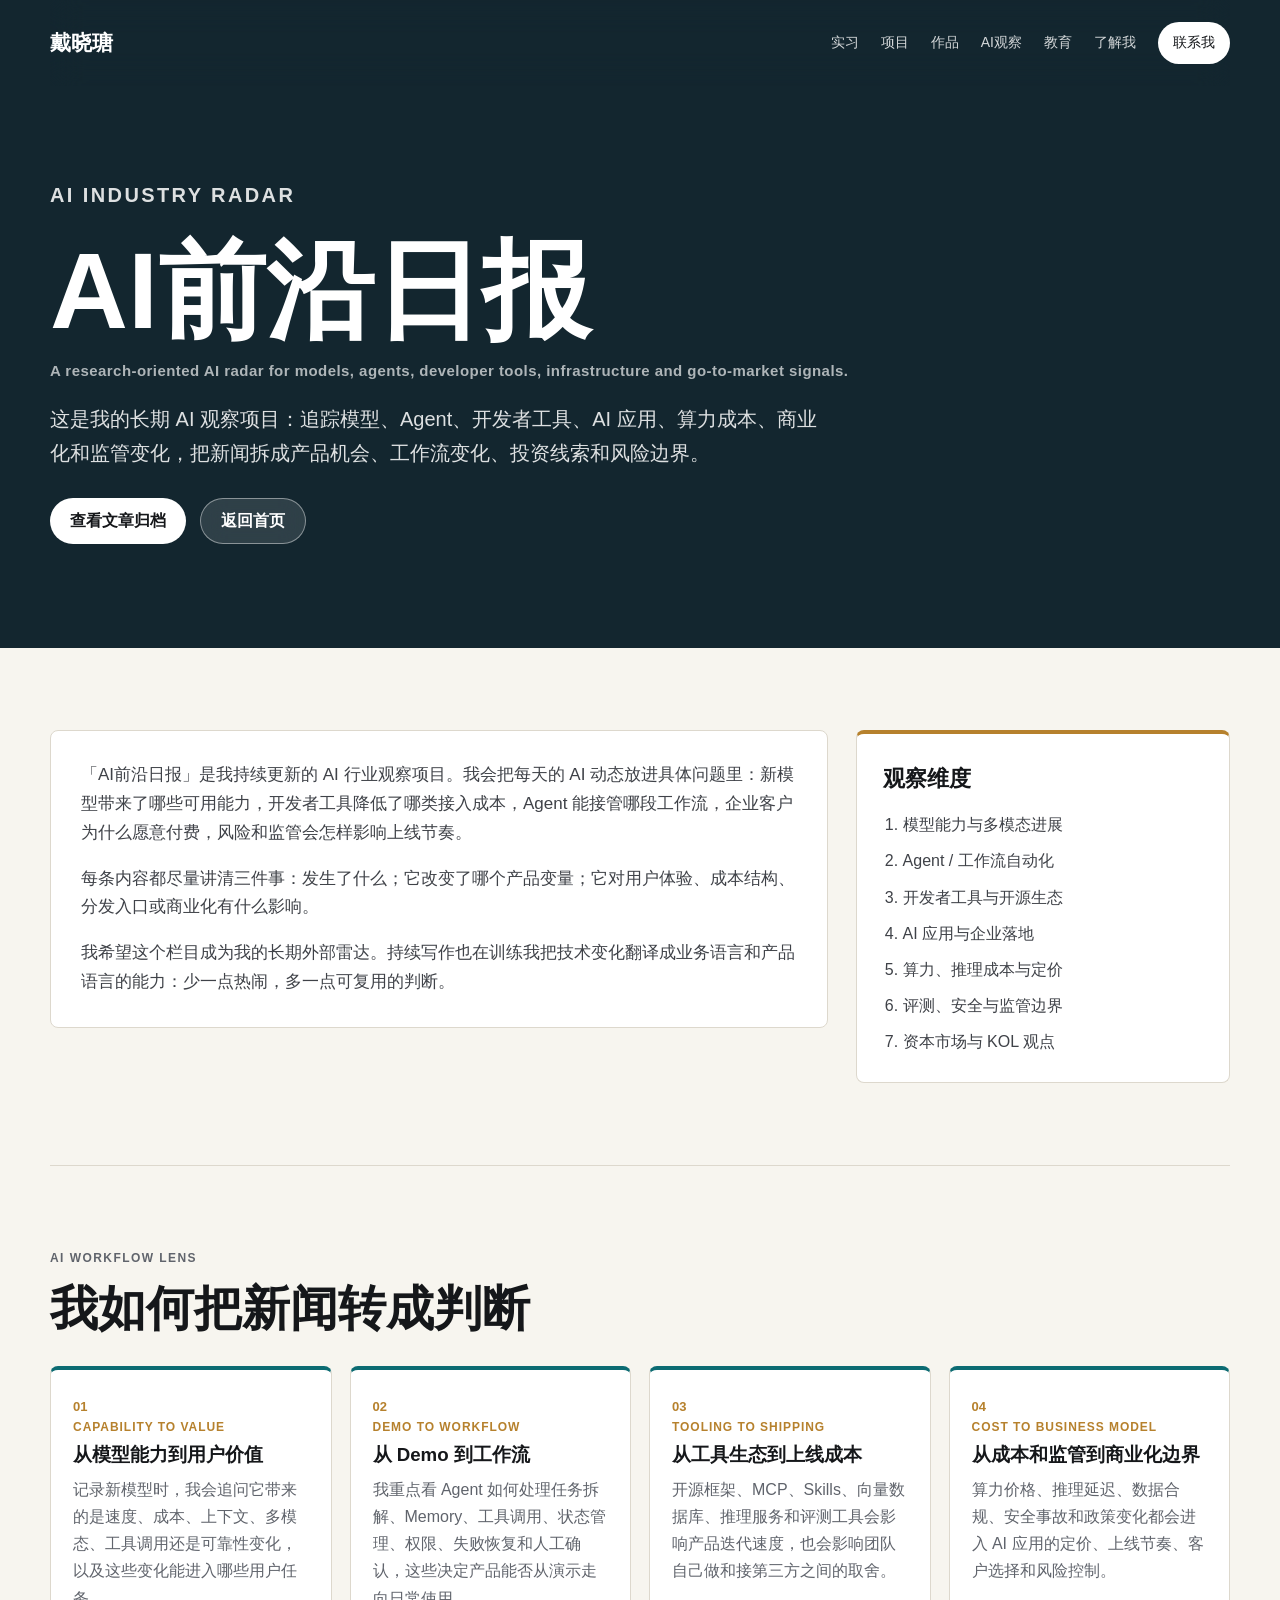
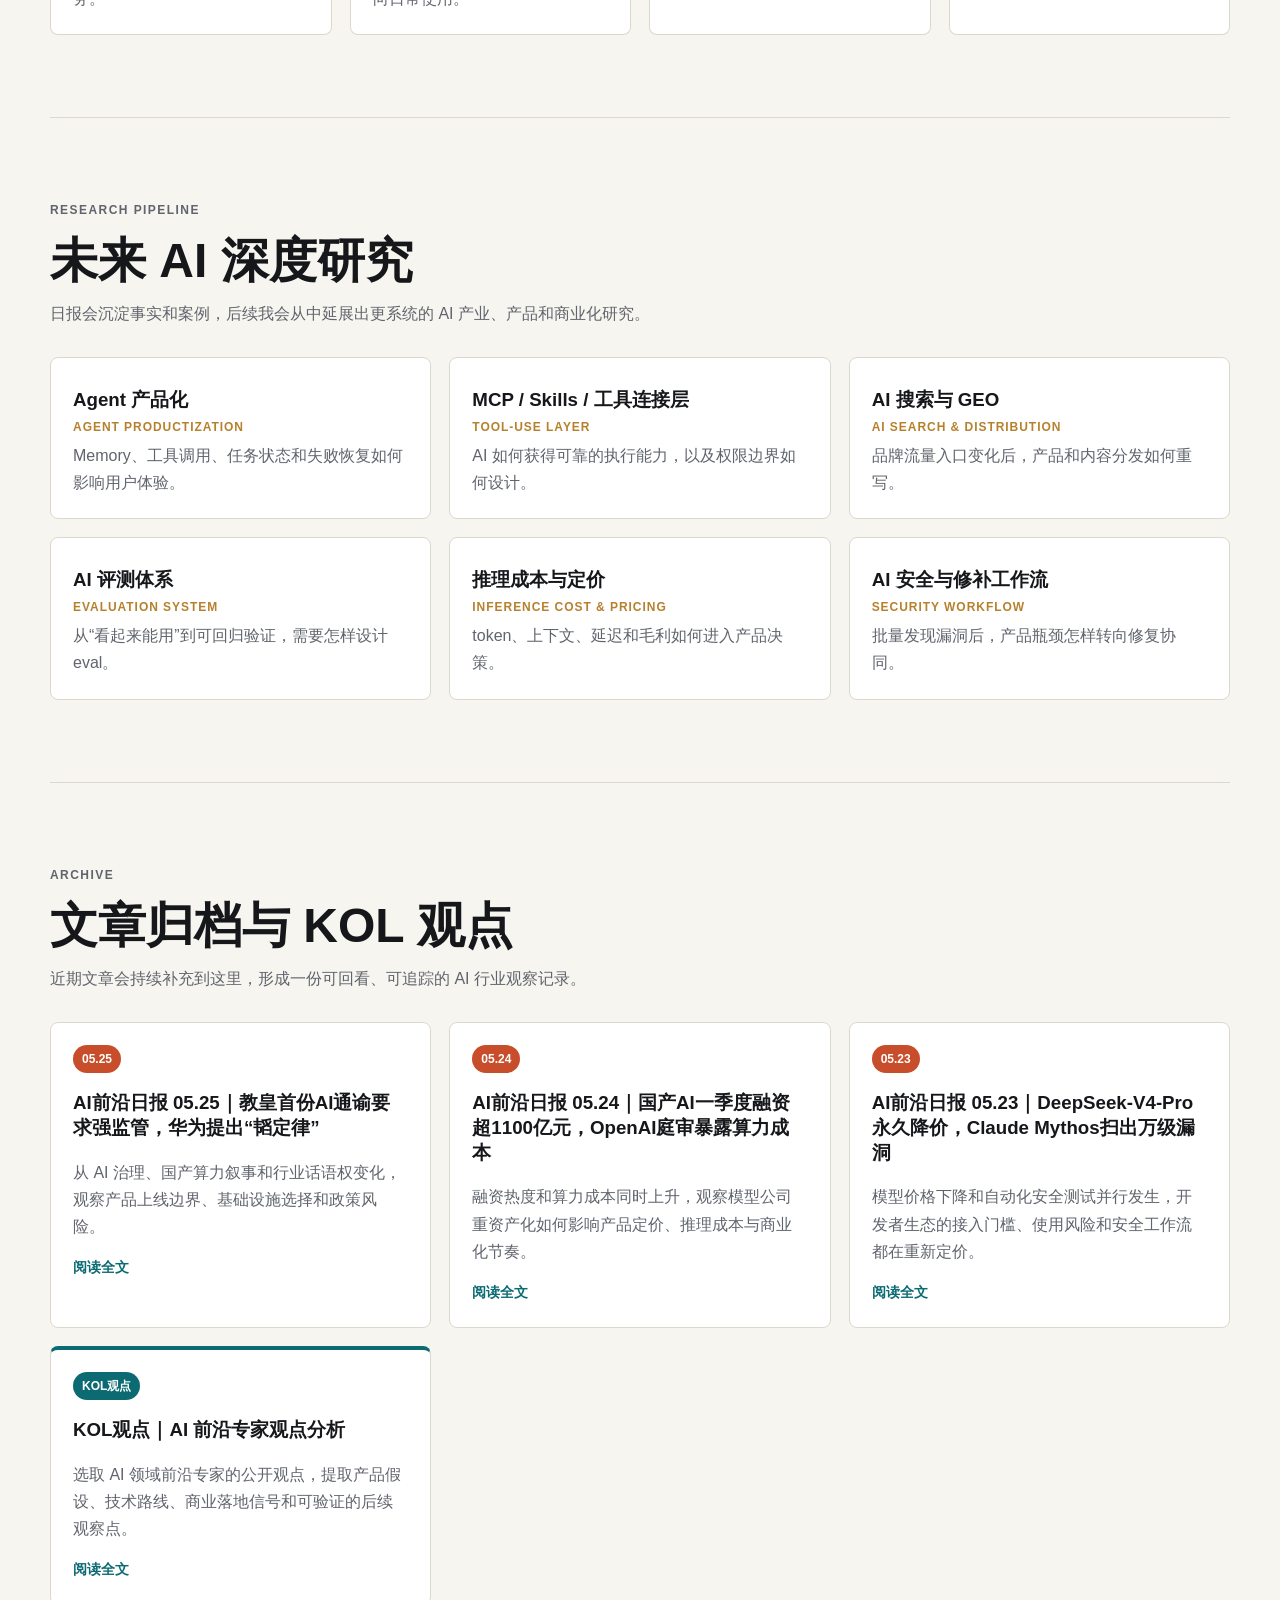
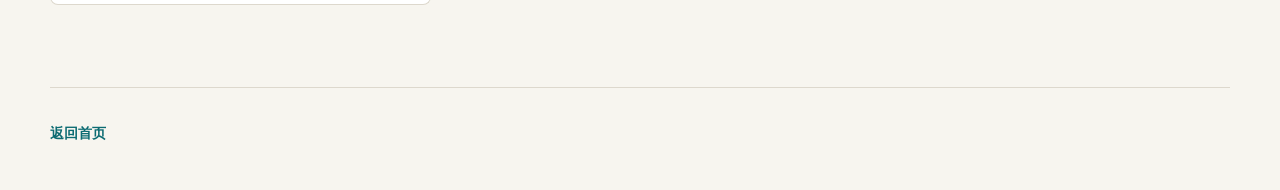
<file: ai-daily/index.html>
<!doctype html>
<html lang="zh-CN">
  <head>
    <meta charset="utf-8" />
    <meta name="viewport" content="width=device-width, initial-scale=1" />
    <title>AI前沿日报 | AI 行业观察</title>
    <meta
      name="description"
      content="AI前沿日报是戴晓瑭持续更新的 AI 行业观察项目，追踪模型、Agent、开发者工具、AI 应用、算力成本、商业化和监管变化。"
    />
    <link rel="stylesheet" href="../styles.css?v=20260530j" />
  </head>
  <body class="daily-page">
    <header class="daily-site-header">
      <nav class="nav" aria-label="主导航">
        <a class="brand" href="../index.html#top" aria-label="返回首页">戴晓瑭</a>
        <button class="nav-toggle" type="button" aria-label="打开导航" aria-expanded="false">
          <span></span>
          <span></span>
        </button>
        <div class="nav-links">
          <a href="../index.html#experience">实习</a>
          <a href="../index.html#projects">项目</a>
          <a href="../index.html#downloads">作品</a>
          <a href="./">AI观察</a>
          <a href="../index.html#education">教育</a>
          <a href="../index.html#life">了解我</a>
          <a class="nav-cta" href="mailto:daixiaotang2022@163.com">联系我</a>
        </div>
      </nav>

      <section class="daily-hero" aria-labelledby="daily-title">
        <p class="eyebrow">AI Industry Radar</p>
        <h1 id="daily-title">AI前沿日报</h1>
        <p class="daily-hero-note">A research-oriented AI radar for models, agents, developer tools, infrastructure and go-to-market signals.</p>
        <p>
          这是我的长期 AI 观察项目：追踪模型、Agent、开发者工具、AI 应用、算力成本、商业化和监管变化，把新闻拆成产品机会、工作流变化、投资线索和风险边界。
        </p>
        <div class="daily-hero-actions">
          <a class="primary-action" href="#archive">查看文章归档</a>
          <a class="secondary-action" href="../index.html">返回首页</a>
        </div>
      </section>
    </header>

    <main>
      <section class="section daily-intro" aria-label="栏目介绍">
        <div class="daily-intro-copy">
          <p>
            「AI前沿日报」是我持续更新的 AI 行业观察项目。我会把每天的 AI 动态放进具体问题里：新模型带来了哪些可用能力，开发者工具降低了哪类接入成本，Agent 能接管哪段工作流，企业客户为什么愿意付费，风险和监管会怎样影响上线节奏。
          </p>
          <p>
            每条内容都尽量讲清三件事：发生了什么；它改变了哪个产品变量；它对用户体验、成本结构、分发入口或商业化有什么影响。
          </p>
          <p>
            我希望这个栏目成为我的长期外部雷达。持续写作也在训练我把技术变化翻译成业务语言和产品语言的能力：少一点热闹，多一点可复用的判断。
          </p>
        </div>
        <aside class="daily-format-card" aria-label="栏目结构">
          <h2>观察维度</h2>
          <ol>
            <li>模型能力与多模态进展</li>
            <li>Agent / 工作流自动化</li>
            <li>开发者工具与开源生态</li>
            <li>AI 应用与企业落地</li>
            <li>算力、推理成本与定价</li>
            <li>评测、安全与监管边界</li>
            <li>资本市场与 KOL 观点</li>
          </ol>
        </aside>
      </section>

      <section class="section daily-value-section" aria-labelledby="value-title">
        <div class="section-heading">
          <p class="eyebrow">AI Workflow Lens</p>
          <h2 id="value-title">我如何把新闻转成判断</h2>
        </div>
        <div class="daily-card-grid">
          <article>
            <span>01</span>
            <small>Capability to Value</small>
            <h3>从模型能力到用户价值</h3>
            <p>记录新模型时，我会追问它带来的是速度、成本、上下文、多模态、工具调用还是可靠性变化，以及这些变化能进入哪些用户任务。</p>
          </article>
          <article>
            <span>02</span>
            <small>Demo to Workflow</small>
            <h3>从 Demo 到工作流</h3>
            <p>我重点看 Agent 如何处理任务拆解、Memory、工具调用、状态管理、权限、失败恢复和人工确认，这些决定产品能否从演示走向日常使用。</p>
          </article>
          <article>
            <span>03</span>
            <small>Tooling to Shipping</small>
            <h3>从工具生态到上线成本</h3>
            <p>开源框架、MCP、Skills、向量数据库、推理服务和评测工具会影响产品迭代速度，也会影响团队自己做和接第三方之间的取舍。</p>
          </article>
          <article>
            <span>04</span>
            <small>Cost to Business Model</small>
            <h3>从成本和监管到商业化边界</h3>
            <p>算力价格、推理延迟、数据合规、安全事故和政策变化都会进入 AI 应用的定价、上线节奏、客户选择和风险控制。</p>
          </article>
        </div>
      </section>

      <section class="section deep-research-section" aria-labelledby="research-title">
        <div class="section-heading">
          <p class="eyebrow">Research Pipeline</p>
          <h2 id="research-title">未来 AI 深度研究</h2>
          <p>日报会沉淀事实和案例，后续我会从中延展出更系统的 AI 产业、产品和商业化研究。</p>
        </div>
        <div class="research-list">
          <article>
            <h3>Agent 产品化</h3>
            <small>Agent Productization</small>
            <p>Memory、工具调用、任务状态和失败恢复如何影响用户体验。</p>
          </article>
          <article>
            <h3>MCP / Skills / 工具连接层</h3>
            <small>Tool-use Layer</small>
            <p>AI 如何获得可靠的执行能力，以及权限边界如何设计。</p>
          </article>
          <article>
            <h3>AI 搜索与 GEO</h3>
            <small>AI Search & Distribution</small>
            <p>品牌流量入口变化后，产品和内容分发如何重写。</p>
          </article>
          <article>
            <h3>AI 评测体系</h3>
            <small>Evaluation System</small>
            <p>从“看起来能用”到可回归验证，需要怎样设计 eval。</p>
          </article>
          <article>
            <h3>推理成本与定价</h3>
            <small>Inference Cost & Pricing</small>
            <p>token、上下文、延迟和毛利如何进入产品决策。</p>
          </article>
          <article>
            <h3>AI 安全与修补工作流</h3>
            <small>Security Workflow</small>
            <p>批量发现漏洞后，产品瓶颈怎样转向修复协同。</p>
          </article>
        </div>
      </section>

      <section class="section archive-section" id="archive" aria-labelledby="archive-title">
        <div class="section-heading">
          <p class="eyebrow">Archive</p>
          <h2 id="archive-title">文章归档与 KOL 观点</h2>
          <p>近期文章会持续补充到这里，形成一份可回看、可追踪的 AI 行业观察记录。</p>
        </div>
        <div class="article-list">
          <article class="article-card">
            <time datetime="2026-05-25">05.25</time>
            <h3>AI前沿日报 05.25｜教皇首份AI通谕要求强监管，华为提出“韬定律”</h3>
            <p>从 AI 治理、国产算力叙事和行业话语权变化，观察产品上线边界、基础设施选择和政策风险。</p>
            <a href="https://mp.weixin.qq.com/s/9RqhvEOD9WGceK2MUgbzag" target="_blank" rel="noreferrer">阅读全文</a>
          </article>
          <article class="article-card">
            <time datetime="2026-05-24">05.24</time>
            <h3>AI前沿日报 05.24｜国产AI一季度融资超1100亿元，OpenAI庭审暴露算力成本</h3>
            <p>融资热度和算力成本同时上升，观察模型公司重资产化如何影响产品定价、推理成本与商业化节奏。</p>
            <a href="https://mp.weixin.qq.com/s/TANCu0nCdTwqY-NzmuVdgA" target="_blank" rel="noreferrer">阅读全文</a>
          </article>
          <article class="article-card">
            <time datetime="2026-05-23">05.23</time>
            <h3>AI前沿日报 05.23｜DeepSeek-V4-Pro永久降价，Claude Mythos扫出万级漏洞</h3>
            <p>模型价格下降和自动化安全测试并行发生，开发者生态的接入门槛、使用风险和安全工作流都在重新定价。</p>
            <a href="https://mp.weixin.qq.com/s/mKj3qiV9ltxEZ8whhvYLuQ" target="_blank" rel="noreferrer">阅读全文</a>
          </article>
          <article class="article-card article-card-series">
            <span class="article-tag">KOL观点</span>
            <h3>KOL观点｜AI 前沿专家观点分析</h3>
            <p>选取 AI 领域前沿专家的公开观点，提取产品假设、技术路线、商业落地信号和可验证的后续观察点。</p>
            <a href="https://mp.weixin.qq.com/s/wnIvFZk73prSC3Kz0EGBNw" target="_blank" rel="noreferrer">阅读全文</a>
          </article>
        </div>
      </section>
    </main>

    <footer class="footer">
      <a href="../index.html">返回首页</a>
    </footer>

    <script src="../script.js?v=20260530i"></script>
  </body>
</html>
</file>
<file: styles.css>
:root {
  --ink: #15171a;
  --muted: #60646c;
  --paper: #f7f5ef;
  --surface: #ffffff;
  --line: #ddd8cd;
  --teal: #0c6b72;
  --red: #c84d2b;
  --gold: #b6812d;
  --sky: #2f8bd3;
  --deep: #10232b;
  --shadow: 0 22px 70px rgba(23, 23, 23, 0.12);
}

* {
  box-sizing: border-box;
}

html {
  scroll-behavior: smooth;
}

body {
  margin: 0;
  font-family: "Microsoft YaHei", "PingFang SC", "Hiragino Sans GB", Arial, sans-serif;
  color: var(--ink);
  background:
    linear-gradient(90deg, rgba(21, 23, 26, 0.035) 1px, transparent 1px) 0 0 / 96px 96px,
    linear-gradient(180deg, rgba(21, 23, 26, 0.03) 1px, transparent 1px) 0 0 / 96px 96px,
    var(--paper);
  line-height: 1.7;
}

a {
  color: inherit;
  text-decoration: none;
}

img {
  display: block;
  max-width: 100%;
}

.scroll-progress {
  position: fixed;
  top: 0;
  left: 0;
  z-index: 99;
  width: 0;
  height: 3px;
  background: linear-gradient(90deg, var(--red), var(--gold), var(--teal));
  box-shadow: 0 0 18px rgba(184, 129, 45, 0.45);
}

.site-header {
  position: relative;
  min-height: 94vh;
  color: #ffffff;
  background:
    linear-gradient(90deg, rgba(6, 19, 30, 0.88) 0%, rgba(6, 19, 30, 0.6) 37%, rgba(6, 19, 30, 0.08) 72%),
    linear-gradient(180deg, rgba(6, 19, 30, 0.18) 0%, rgba(6, 19, 30, 0.16) 66%, rgba(247, 245, 239, 1) 100%),
    url("assets/hero-mountain-web.jpg") center right / cover no-repeat;
}

.site-header::after {
  position: absolute;
  right: 0;
  bottom: 0;
  left: 0;
  height: 160px;
  pointer-events: none;
  content: "";
  background: linear-gradient(180deg, rgba(247, 245, 239, 0) 0%, var(--paper) 88%);
}

.site-header::before {
  position: absolute;
  inset: 0;
  pointer-events: none;
  content: "";
  background:
    linear-gradient(90deg, rgba(255, 255, 255, 0.08) 1px, transparent 1px) 0 0 / 120px 120px,
    linear-gradient(180deg, rgba(255, 255, 255, 0.06) 1px, transparent 1px) 0 0 / 120px 120px;
  mask-image: linear-gradient(90deg, #000 0%, transparent 78%);
}

.nav {
  position: sticky;
  top: 0;
  z-index: 10;
  display: flex;
  align-items: center;
  justify-content: space-between;
  width: min(1180px, calc(100% - 40px));
  margin: 0 auto;
  padding: 22px 0;
  color: #ffffff;
  backdrop-filter: blur(16px);
  transition: color 0.2s ease, background 0.2s ease, box-shadow 0.2s ease;
}

.brand {
  font-size: 21px;
  font-weight: 900;
  letter-spacing: 0;
}

.nav-links {
  display: flex;
  align-items: center;
  gap: 22px;
  font-size: 14px;
  color: rgba(255, 255, 255, 0.82);
}

.nav-links a {
  transition: color 0.2s ease;
}

.nav-links a:hover {
  color: #ffffff;
}

.nav.is-solid {
  padding-right: 14px;
  padding-left: 14px;
  color: var(--ink);
  background: rgba(247, 245, 239, 0.9);
  box-shadow: 0 14px 36px rgba(23, 23, 23, 0.08);
}

.nav.is-solid .nav-links {
  color: rgba(21, 23, 26, 0.72);
}

.nav.is-solid .nav-links a:hover {
  color: var(--ink);
}

.nav.is-solid .nav-cta {
  color: #ffffff !important;
  background: var(--ink);
}

.nav.is-solid .nav-toggle {
  border-color: rgba(21, 23, 26, 0.18);
  background: rgba(255, 255, 255, 0.72);
}

.nav.is-solid .nav-toggle span {
  background: var(--ink);
}

.nav-cta {
  padding: 9px 15px;
  color: var(--ink) !important;
  background: #ffffff;
  border-radius: 999px;
}

.nav-toggle {
  display: none;
  width: 42px;
  height: 42px;
  border: 1px solid rgba(255, 255, 255, 0.35);
  border-radius: 50%;
  background: rgba(255, 255, 255, 0.16);
}

.nav-toggle span {
  display: block;
  width: 18px;
  height: 2px;
  margin: 5px auto;
  background: #ffffff;
}

.hero {
  position: relative;
  z-index: 1;
  display: flex;
  min-height: calc(94vh - 86px);
  flex-direction: column;
  justify-content: center;
  width: min(1180px, calc(100% - 40px));
  margin: 0 auto;
  padding: 70px 0 110px;
}

.hero-copy {
  position: relative;
  z-index: 1;
  max-width: 690px;
}

.eyebrow {
  margin: 0 0 14px;
  color: var(--red);
  font-size: 12px;
  font-weight: 900;
  letter-spacing: 0.12em;
  text-transform: uppercase;
}

h1,
h2,
h3,
p {
  margin-top: 0;
}

h1 {
  margin-bottom: 20px;
  font-size: clamp(64px, 11vw, 132px);
  line-height: 0.95;
  letter-spacing: 0;
}

.hero-subtitle {
  max-width: 650px;
  margin-bottom: 28px;
  color: rgba(255, 255, 255, 0.88);
  font-size: 19px;
}

.hero-role {
  max-width: 720px;
  margin: -8px 0 20px;
  color: rgba(255, 255, 255, 0.72);
  font-size: 15px;
  font-weight: 800;
  letter-spacing: 0.04em;
}

.hero-actions {
  display: flex;
  flex-wrap: wrap;
  gap: 14px;
  margin-bottom: 32px;
}

.primary-action,
.secondary-action {
  display: inline-flex;
  align-items: center;
  justify-content: center;
  min-height: 46px;
  padding: 0 20px;
  border-radius: 999px;
  font-weight: 700;
}

.primary-action {
  color: var(--ink);
  background: #ffffff;
}

.secondary-action {
  color: #ffffff;
  border: 1px solid rgba(255, 255, 255, 0.44);
  background: rgba(255, 255, 255, 0.12);
  backdrop-filter: blur(14px);
}

.contact-strip {
  display: grid;
  grid-template-columns: repeat(3, minmax(0, 1fr));
  width: min(820px, 100%);
  gap: 12px;
  margin: 44px 0 0;
}

.contact-strip div {
  padding: 16px;
  border: 1px solid rgba(255, 255, 255, 0.24);
  background: rgba(255, 255, 255, 0.13);
  backdrop-filter: blur(16px);
}

.contact-strip dt {
  color: rgba(255, 255, 255, 0.68);
  font-size: 12px;
}

.contact-strip dd {
  margin: 3px 0 0;
  font-weight: 700;
  word-break: break-word;
}

.section {
  width: min(1180px, calc(100% - 40px));
  margin: 0 auto;
  padding: 82px 0;
}

.intro-band {
  padding-top: 34px;
}

.quick-entry {
  padding-bottom: 44px;
}

.ai-product-section {
  padding-top: 44px;
  border-top: 1px solid var(--line);
}

.quick-entry-grid {
  display: grid;
  grid-template-columns: repeat(4, minmax(0, 1fr));
  gap: 14px;
}

.ai-product-grid {
  display: grid;
  grid-template-columns: repeat(4, minmax(0, 1fr));
  gap: 16px;
}

.quick-entry-grid > *,
.ai-product-grid > *,
.highlight-grid > *,
.project-grid > *,
.download-grid > *,
.detail-grid > *,
.module-grid > *,
.optimizer-grid > *,
.daily-card-grid > *,
.research-list > *,
.article-list > *,
.story-card {
  min-width: 0;
}

.quick-entry-grid a {
  position: relative;
  overflow: hidden;
  display: grid;
  align-content: start;
  gap: 8px;
  min-height: 196px;
  padding: 22px;
  border: 1px solid var(--line);
  border-top: 4px solid var(--teal);
  border-radius: 8px;
  background: rgba(255, 255, 255, 0.78);
  transition: transform 0.2s ease, box-shadow 0.2s ease;
}

.ai-product-grid article {
  position: relative;
  overflow: hidden;
  display: grid;
  align-content: start;
  gap: 9px;
  min-height: 230px;
  padding: 24px;
  border: 1px solid rgba(12, 107, 114, 0.22);
  border-radius: 8px;
  background:
    linear-gradient(180deg, rgba(47, 139, 211, 0.08), rgba(255, 255, 255, 0)),
    #ffffff;
  transition: transform 0.2s ease, box-shadow 0.2s ease, border-color 0.2s ease;
}

.quick-entry-grid a::after,
.ai-product-grid article::after {
  position: absolute;
  top: 16px;
  right: 16px;
  width: 34px;
  height: 34px;
  border-top: 1px solid rgba(12, 107, 114, 0.3);
  border-right: 1px solid rgba(12, 107, 114, 0.3);
  content: "";
}

.quick-entry-grid a:hover,
.ai-product-grid article:hover {
  transform: translateY(-3px);
  box-shadow: 0 18px 42px rgba(23, 23, 23, 0.08);
}

.ai-product-grid article:hover {
  border-color: rgba(12, 107, 114, 0.48);
}

.quick-entry-grid span {
  color: var(--gold);
  font-size: 13px;
  font-weight: 900;
}

.ai-product-grid span {
  width: fit-content;
  padding: 4px 9px;
  border-radius: 999px;
  color: #ffffff;
  background: var(--teal);
  font-size: 12px;
  font-weight: 900;
}

.quick-entry-grid strong {
  font-size: 19px;
}

.quick-entry-grid small,
.ai-product-grid small,
.research-list small,
.daily-card-grid small {
  display: block;
  color: var(--gold);
  font-size: 12px;
  font-weight: 900;
  letter-spacing: 0.08em;
  line-height: 1.35;
  text-transform: uppercase;
}

.ai-product-grid h3 {
  margin: 0;
  font-size: 20px;
  line-height: 1.32;
}

.quick-entry-grid p {
  margin: 0;
  color: var(--muted);
  font-size: 14px;
}

.ai-product-grid p {
  margin: 0;
  color: #4a4f58;
  font-size: 15px;
}

.lens-lab {
  display: grid;
  grid-template-columns: minmax(0, 0.85fr) minmax(360px, 1.15fr);
  gap: 22px;
  margin-top: 24px;
  padding: 24px;
  border: 1px solid rgba(12, 107, 114, 0.24);
  border-radius: 8px;
  background:
    linear-gradient(135deg, rgba(12, 107, 114, 0.1), rgba(184, 129, 45, 0.08)),
    rgba(255, 255, 255, 0.72);
}

.lens-lab-copy h3 {
  margin: 0 0 12px;
  font-size: clamp(24px, 3vw, 34px);
  line-height: 1.18;
}

.lens-lab-copy p:last-child {
  margin-bottom: 0;
  color: var(--muted);
}

.lens-lab-panel {
  padding: 18px;
  border: 1px solid rgba(21, 23, 26, 0.1);
  border-radius: 8px;
  background: #ffffff;
  box-shadow: 0 18px 46px rgba(23, 23, 23, 0.06);
}

.lens-tabs {
  display: grid;
  grid-template-columns: repeat(4, minmax(0, 1fr));
  gap: 8px;
  margin-bottom: 16px;
}

.lens-tab {
  min-height: 40px;
  border: 1px solid var(--line);
  border-radius: 999px;
  color: var(--muted);
  background: #fbfaf6;
  font-weight: 900;
  cursor: pointer;
}

.lens-tab.is-active {
  color: #ffffff;
  border-color: var(--teal);
  background: var(--teal);
}

.lens-output {
  min-height: 240px;
  padding: 24px;
  border-radius: 8px;
  color: #ffffff;
  background:
    linear-gradient(135deg, rgba(200, 77, 43, 0.2), rgba(12, 107, 114, 0.18)),
    var(--deep);
}

.lens-output span {
  color: #f1c46f;
  font-size: 12px;
  font-weight: 900;
  letter-spacing: 0.12em;
  text-transform: uppercase;
}

.lens-output h4 {
  margin: 10px 0 12px;
  font-size: 24px;
  line-height: 1.28;
}

.lens-output p {
  margin-bottom: 16px;
  color: rgba(255, 255, 255, 0.8);
}

.lens-output ul {
  display: flex;
  flex-wrap: wrap;
  gap: 8px;
  margin: 0;
  padding: 0;
  list-style: none;
}

.lens-output li {
  padding: 5px 10px;
  border: 1px solid rgba(255, 255, 255, 0.2);
  border-radius: 999px;
  color: rgba(255, 255, 255, 0.82);
  font-size: 12px;
  font-weight: 800;
}

.section-heading {
  max-width: 720px;
  margin-bottom: 30px;
}

.section-heading h2,
.education-band h2 {
  margin-bottom: 12px;
  font-size: clamp(30px, 4vw, 48px);
  line-height: 1.12;
  letter-spacing: 0;
}

.section-heading p,
.education-band p {
  color: var(--muted);
}

.highlight-grid,
.project-grid,
.download-grid {
  display: grid;
  grid-template-columns: repeat(3, minmax(0, 1fr));
  gap: 18px;
}

.highlight-grid article,
.project-card,
.download-grid a {
  padding: 24px;
  border: 1px solid var(--line);
  border-radius: 8px;
  background: var(--surface);
}

.highlight-grid article {
  border-top: 4px solid var(--sky);
}

.highlight-grid strong {
  display: block;
  margin-bottom: 9px;
  font-size: 19px;
}

.highlight-grid p,
.project-card p,
.skills-layout p {
  margin-bottom: 0;
  color: var(--muted);
}

.split {
  display: grid;
  grid-template-columns: 320px minmax(0, 1fr);
  gap: 58px;
}

.sticky-heading {
  position: sticky;
  top: 92px;
  align-self: start;
}

.story-list {
  position: relative;
  display: grid;
  gap: 22px;
}

.story-card {
  position: relative;
  border-left: 4px solid var(--sky);
  border-radius: 0 8px 8px 0;
  background: #ffffff;
  box-shadow: 0 14px 42px rgba(23, 23, 23, 0.06);
}

.story-card summary,
.project-card summary {
  cursor: pointer;
  list-style: none;
}

.story-card summary::-webkit-details-marker,
.project-card summary::-webkit-details-marker {
  display: none;
}

.story-card summary {
  display: grid;
  gap: 7px;
  padding: 26px 30px;
}

.story-card summary::after,
.project-card summary::after {
  justify-self: start;
  color: var(--teal);
  font-size: 13px;
  font-weight: 900;
  content: "展开细节";
}

.story-card[open] summary::after,
.project-card[open] summary::after {
  content: "收起细节";
}

.story-date,
.project-card span {
  color: var(--gold);
  font-size: 13px;
  font-weight: 900;
}

.story-title,
.project-card h3,
.skills-layout h3 {
  margin: 8px 0 12px;
  font-size: 22px;
  line-height: 1.35;
  font-weight: 900;
}

.story-teaser {
  color: var(--muted);
  font-size: 15px;
}

.story-body,
.project-expanded {
  padding: 0 30px 30px;
}

.story-body p,
.project-expanded p {
  color: #3f4248;
}

.story-card ul,
.project-card ul {
  display: grid;
  gap: 8px;
  margin: 0;
  padding-left: 20px;
  color: #3f4248;
}

.detail-grid {
  display: grid;
  grid-template-columns: repeat(2, minmax(0, 1fr));
  gap: 18px;
  margin-top: 18px;
}

.detail-grid > div {
  padding: 18px;
  border: 1px solid #e5e0d5;
  border-radius: 8px;
  background: #fbfaf6;
}

.detail-grid h4 {
  margin: 0 0 10px;
  font-size: 15px;
}

.investment-notes > div {
  border-top: 4px solid var(--gold);
  background: #ffffff;
}

.investment-notes li strong {
  color: #171717;
}

.project-grid {
  grid-template-columns: repeat(2, minmax(0, 1fr));
}

.project-card {
  align-self: start;
}

.project-link-card {
  display: grid;
  align-content: start;
  gap: 10px;
  border-top: 4px solid var(--teal);
  transition: transform 0.2s ease, box-shadow 0.2s ease;
}

.project-link-card:hover {
  transform: translateY(-3px);
  box-shadow: 0 18px 42px rgba(23, 23, 23, 0.08);
}

.project-link-card span {
  color: var(--gold);
  font-size: 13px;
  font-weight: 900;
}

.project-link-card h3 {
  margin-bottom: 0;
  font-size: 26px;
}

.project-link-card strong {
  width: fit-content;
  margin-top: 8px;
  color: var(--teal);
  font-size: 14px;
}

.project-card summary {
  display: grid;
  gap: 8px;
}

.feature-project {
  grid-column: 1 / -1;
  padding: 28px;
  border-color: rgba(12, 107, 114, 0.24);
  background:
    linear-gradient(135deg, rgba(47, 139, 211, 0.1), rgba(200, 77, 43, 0.08)),
    #ffffff;
}

.feature-project summary {
  max-width: 880px;
}

.module-grid,
.optimizer-grid {
  display: grid;
  grid-template-columns: repeat(4, minmax(0, 1fr));
  gap: 12px;
  margin: 22px 0 18px;
}

.module-grid article,
.optimizer-grid article {
  min-height: 88px;
  padding: 16px;
  border: 1px solid rgba(12, 107, 114, 0.2);
  border-radius: 8px;
  background: rgba(255, 255, 255, 0.74);
  color: #234247;
}

.module-grid h4,
.optimizer-section h4,
.role-block h4 {
  margin: 0 0 9px;
  font-size: 17px;
}

.module-grid p,
.optimizer-grid p,
.role-block p {
  margin: 0;
  color: #4a4f58;
  font-size: 14px;
}

.product-shot {
  overflow: hidden;
  margin: 20px 0 24px;
  border: 1px solid rgba(12, 107, 114, 0.2);
  border-radius: 8px;
  background: #ffffff;
  box-shadow: 0 16px 44px rgba(23, 23, 23, 0.08);
}

.product-shot img {
  width: 100%;
  max-height: 640px;
  object-fit: cover;
  object-position: top center;
}

.product-shot figcaption {
  padding: 12px 16px 16px;
  color: var(--muted);
  font-size: 13px;
}

.role-block,
.optimizer-section {
  margin-top: 18px;
  padding: 22px;
  border: 1px solid rgba(184, 129, 45, 0.28);
  border-radius: 8px;
  background: rgba(255, 252, 245, 0.82);
}

.role-block p + p {
  margin-top: 12px;
}

.optimizer-grid {
  grid-template-columns: repeat(2, minmax(0, 1fr));
  margin-bottom: 0;
}

.optimizer-grid article {
  background: #ffffff;
}

.optimizer-grid span {
  color: var(--red);
  font-size: 12px;
  font-weight: 900;
}

.optimizer-grid h5 {
  margin: 5px 0 8px;
  font-size: 18px;
}

.optimizer-grid p + p {
  margin-top: 10px;
}

.optimizer-grid pre {
  overflow-x: auto;
  margin: 12px 0;
  padding: 12px;
  border-radius: 8px;
  background: #11252c;
  color: #f7fbfb;
  font-size: 12px;
  line-height: 1.55;
}

.optimizer-grid code {
  font-family: "SFMono-Regular", Consolas, "Liberation Mono", monospace;
}

.project-download {
  display: inline-flex;
  align-items: center;
  justify-content: center;
  width: fit-content;
  margin-top: 16px;
  padding: 11px 16px;
  border-radius: 8px;
  color: #ffffff;
  background: var(--teal);
  font-size: 14px;
  font-weight: 900;
}

.project-download:hover {
  background: #0a555b;
}

.story-downloads {
  display: flex;
  flex-wrap: wrap;
  gap: 10px;
  margin-top: 16px;
}

.downloads-section {
  border-top: 1px solid var(--line);
}

.daily-page {
  background: #f7f5ef;
}

.daily-site-header {
  color: #ffffff;
  background: #13262f;
}

.daily-hero {
  width: min(1180px, calc(100% - 40px));
  margin: 0 auto;
  padding: 92px 0 104px;
}

.daily-hero h1 {
  max-width: 760px;
  margin-bottom: 22px;
  font-size: clamp(54px, 9vw, 108px);
}

.daily-hero p {
  max-width: 780px;
  margin-bottom: 28px;
  color: rgba(255, 255, 255, 0.86);
  font-size: 20px;
}

.daily-hero .daily-hero-note {
  max-width: 840px;
  margin: -6px 0 18px;
  color: rgba(255, 255, 255, 0.66);
  font-size: 15px;
  font-weight: 800;
  letter-spacing: 0.03em;
}

.daily-hero-actions {
  display: flex;
  flex-wrap: wrap;
  gap: 14px;
}

.daily-intro {
  display: grid;
  grid-template-columns: minmax(0, 1.35fr) minmax(280px, 0.65fr);
  gap: 28px;
  align-items: start;
}

.daily-intro-copy {
  padding: 30px;
  border: 1px solid var(--line);
  border-radius: 8px;
  background: #ffffff;
}

.daily-intro-copy p {
  color: #3f4248;
  font-size: 17px;
}

.daily-intro-copy p:last-child {
  margin-bottom: 0;
}

.daily-format-card {
  padding: 26px;
  border: 1px solid var(--line);
  border-top: 4px solid var(--gold);
  border-radius: 8px;
  background: #ffffff;
}

.daily-format-card h2 {
  margin-bottom: 14px;
  font-size: 22px;
}

.daily-format-card ol {
  display: grid;
  gap: 9px;
  margin: 0;
  padding-left: 20px;
  color: #3f4248;
}

.daily-value-section,
.deep-research-section,
.archive-section {
  border-top: 1px solid var(--line);
}

.daily-card-grid,
.research-list,
.article-list {
  display: grid;
  gap: 18px;
}

.daily-card-grid {
  grid-template-columns: repeat(4, minmax(0, 1fr));
}

.daily-card-grid article,
.research-list article,
.article-card {
  padding: 22px;
  border: 1px solid var(--line);
  border-radius: 8px;
  background: #ffffff;
}

.daily-card-grid article {
  border-top: 4px solid var(--teal);
}

.daily-card-grid span {
  color: var(--gold);
  font-size: 13px;
  font-weight: 900;
}

.daily-card-grid h3,
.research-list h3,
.article-card h3 {
  margin: 8px 0 8px;
  line-height: 1.32;
}

.research-list small {
  margin: -2px 0 7px;
}

.daily-card-grid p,
.research-list p,
.article-card p {
  margin-bottom: 0;
  color: var(--muted);
}

.research-list {
  grid-template-columns: repeat(3, minmax(0, 1fr));
}

.article-list {
  grid-template-columns: repeat(3, minmax(0, 1fr));
}

.article-card {
  display: grid;
  align-content: start;
  gap: 10px;
}

.article-card time,
.article-tag {
  width: fit-content;
  padding: 4px 9px;
  border-radius: 999px;
  color: #ffffff;
  background: var(--red);
  font-size: 12px;
  font-weight: 900;
}

.article-tag {
  background: var(--teal);
}

.article-card-series {
  border-top: 4px solid var(--teal);
}

.article-card a,
.article-card > span:not(.article-tag) {
  width: fit-content;
  margin-top: 6px;
  color: var(--teal);
  font-size: 14px;
  font-weight: 900;
}

.article-card > span:not(.article-tag) {
  color: var(--muted);
}

.download-grid a {
  display: grid;
  gap: 8px;
  transition: transform 0.2s ease, box-shadow 0.2s ease;
}

.download-grid a:hover {
  transform: translateY(-3px);
  box-shadow: 0 18px 42px rgba(23, 23, 23, 0.08);
}

.download-grid span {
  width: fit-content;
  padding: 4px 9px;
  border-radius: 999px;
  color: #ffffff;
  background: var(--red);
  font-size: 12px;
  font-weight: 900;
}

.download-grid strong {
  font-size: 19px;
}

.download-grid small {
  color: var(--muted);
  font-size: 13px;
}

.life-section {
  border-top: 1px solid var(--line);
}

.life-heading {
  margin-bottom: 28px;
}

.life-heading h2 {
  margin-bottom: 12px;
  font-size: clamp(30px, 4vw, 48px);
  line-height: 1.12;
  letter-spacing: 0;
}

.life-heading p {
  max-width: 860px;
  color: var(--muted);
}

.life-poem {
  display: grid;
  gap: 6px;
  max-width: 900px;
  color: #3f4248;
  font-size: 17px;
  line-height: 1.72;
}

.life-poem span {
  display: block;
}

.life-gallery {
  display: grid;
  grid-template-columns: repeat(5, minmax(0, 1fr));
  gap: 14px;
}

.life-card {
  position: relative;
  overflow: hidden;
  aspect-ratio: 4 / 5;
  min-height: 0;
  margin: 0;
  border-radius: 8px;
  background: #171717;
  box-shadow: 0 16px 42px rgba(23, 23, 23, 0.1);
}

.life-card img {
  display: block;
  width: 100%;
  height: 100%;
  object-fit: cover;
  filter: saturate(1.02);
  transition: transform 0.35s ease;
}

.life-card:hover img {
  transform: scale(1.04);
}

.life-card figcaption {
  position: absolute;
  right: 0;
  bottom: 0;
  left: 0;
  display: grid;
  gap: 4px;
  padding: 44px 16px 16px;
  color: #ffffff;
  background: linear-gradient(180deg, rgba(23, 23, 23, 0), rgba(23, 23, 23, 0.78));
}

.life-card figcaption strong {
  font-size: 16px;
}

.life-card figcaption span {
  color: rgba(255, 255, 255, 0.84);
  font-size: 13px;
}

.education-band {
  display: grid;
  grid-template-columns: minmax(280px, 0.9fr) minmax(0, 1.1fr);
  gap: 36px;
  align-items: start;
  border-top: 1px solid var(--line);
  border-bottom: 1px solid var(--line);
}

.honor-list,
.tag-cloud {
  display: flex;
  flex-wrap: wrap;
  gap: 10px;
}

.honor-list span,
.tag-cloud span {
  padding: 8px 12px;
  border: 1px solid #d1cdc2;
  border-radius: 999px;
  background: rgba(255, 255, 255, 0.66);
  font-size: 14px;
  font-weight: 700;
}

.skills-layout {
  display: grid;
  grid-template-columns: 1fr 1fr;
  gap: 30px;
}

.skills-layout > div {
  padding: 28px;
  border-top: 4px solid var(--teal);
  background: #ffffff;
}

.footer {
  display: flex;
  justify-content: space-between;
  gap: 16px;
  width: min(1180px, calc(100% - 40px));
  margin: 0 auto;
  padding: 34px 0 44px;
  border-top: 1px solid var(--line);
  color: var(--muted);
  font-size: 14px;
}

.footer p {
  margin: 0;
}

.footer a {
  color: var(--teal);
  font-weight: 700;
}

@media (max-width: 900px) {
  .nav-toggle {
    display: block;
  }

  .nav-links {
    position: absolute;
    top: 74px;
    right: 0;
    left: 0;
    display: none;
    flex-direction: column;
    align-items: stretch;
    gap: 0;
    padding: 12px;
    border: 1px solid rgba(255, 255, 255, 0.24);
    background: rgba(13, 31, 44, 0.96);
    box-shadow: 0 18px 46px rgba(23, 23, 23, 0.1);
  }

  .nav.is-open .nav-links {
    display: flex;
  }

  .nav-links a {
    padding: 12px;
  }

  .nav-cta {
    text-align: center;
  }

  .hero,
  .split,
  .life-heading,
  .daily-intro,
  .education-band,
  .skills-layout,
  .detail-grid,
  .lens-lab {
    grid-template-columns: 1fr;
  }

  .hero {
    min-height: calc(92vh - 86px);
    padding-top: 48px;
  }

  .daily-hero {
    padding: 64px 0 72px;
  }

  .sticky-heading {
    position: static;
  }

  .highlight-grid,
  .quick-entry-grid,
  .ai-product-grid,
  .project-grid,
  .contact-strip,
  .module-grid,
  .optimizer-grid,
  .daily-card-grid,
  .research-list,
  .article-list,
  .download-grid {
    grid-template-columns: 1fr;
  }

  .life-gallery {
    grid-template-columns: repeat(2, minmax(0, 1fr));
  }

  .feature-project {
    grid-column: auto;
  }
}

@media (max-width: 560px) {
  .nav,
  .hero,
  .daily-hero,
  .section,
  .footer {
    width: min(100% - 28px, 1180px);
  }

  .site-header {
    min-height: 92vh;
    background:
      linear-gradient(180deg, rgba(6, 19, 30, 0.78) 0%, rgba(6, 19, 30, 0.54) 58%, rgba(247, 245, 239, 1) 100%),
      url("assets/hero-mountain-web.jpg") 57% center / cover no-repeat;
  }

  .section {
    padding: 58px 0;
  }

  .hero-subtitle {
    font-size: 17px;
  }

  h1 {
    font-size: clamp(56px, 18vw, 82px);
  }

  .story-card summary,
  .story-body,
  .highlight-grid article,
  .ai-product-grid article,
  .project-card,
  .skills-layout > div,
  .lens-lab,
  .lens-output {
    padding: 20px;
  }

  .lens-tabs {
    grid-template-columns: repeat(2, minmax(0, 1fr));
  }

  .life-gallery {
    grid-template-columns: 1fr;
  }

  .footer {
    flex-direction: column;
  }
}
</file>
